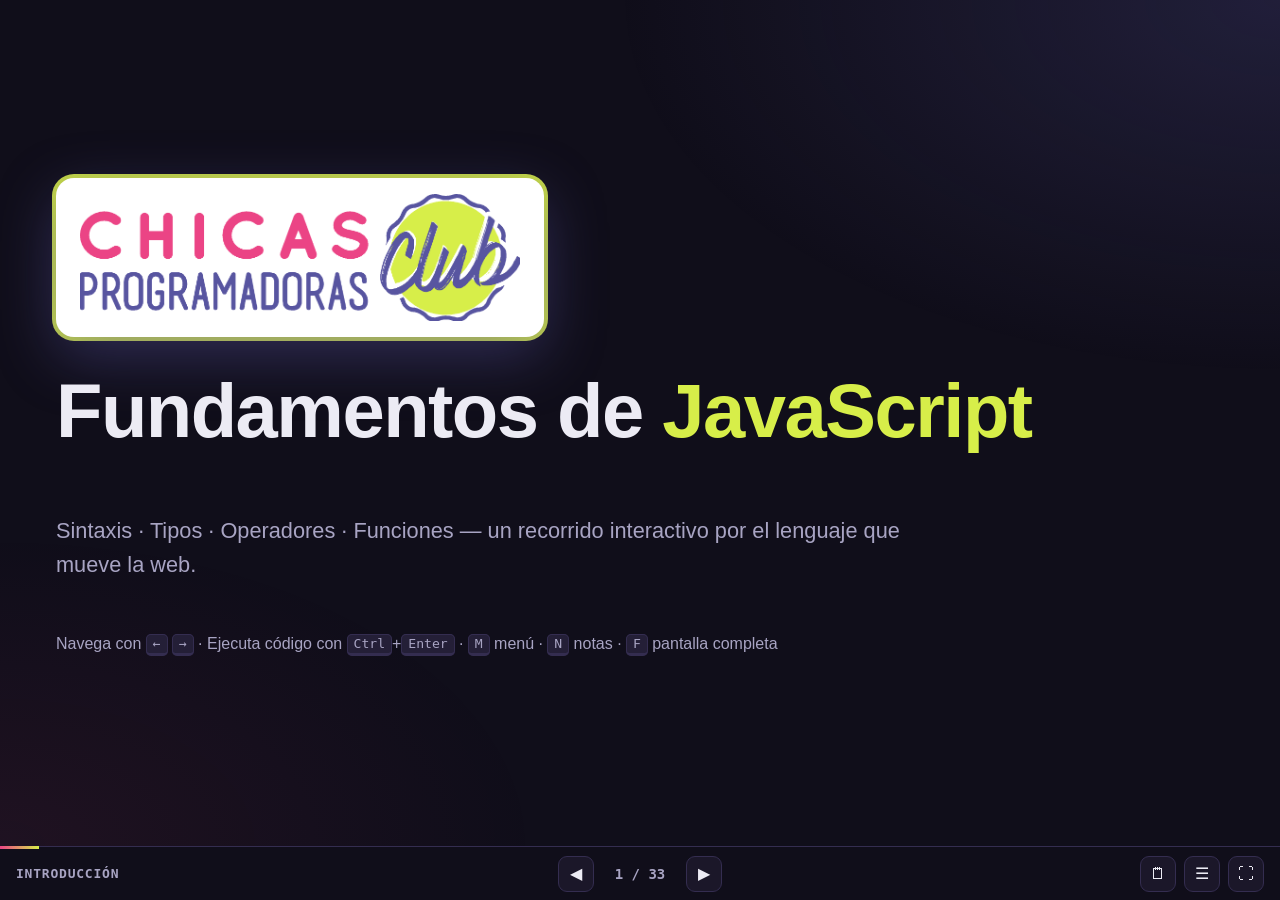
<file: index.html>
<!DOCTYPE html>
<html lang="es">
<head>
<meta charset="UTF-8">
<meta name="viewport" content="width=device-width, initial-scale=1.0">
<title>Fundamentos de JavaScript — Presentación interactiva</title>
<link rel="stylesheet" href="assets/styles.css">
</head>
<body>

<main class="deck" id="deck">

<!-- =====================================================================
     00 · INTRODUCCIÓN
     ===================================================================== -->
<section class="slide title-slide" data-section="Introducción" data-title="Bienvenida">
  <div class="logo-plate"><img src="assets/logo-chicas-programadoras.png" alt="Chicas Programadoras Club"></div>
  <h1>Fundamentos de <span class="hl">JavaScript</span></h1>
  <p class="lead">Sintaxis · Tipos · Operadores · Funciones — un recorrido interactivo por el lenguaje que mueve la web.</p>
  <p class="hint">Navega con <kbd>←</kbd> <kbd>→</kbd> · Ejecuta código con <kbd>Ctrl</kbd>+<kbd>Enter</kbd> · <kbd>M</kbd> menú · <kbd>N</kbd> notas · <kbd>F</kbd> pantalla completa</p>
  <aside class="notes">
    <ul>
      <li>Bienvenida. Es una sesión práctica: todos los bloques de código son editables y se pueden ejecutar.</li>
      <li>Invita a abrir las DevTools (F12) para seguir el ritmo, o simplemente a gritar sus predicciones.</li>
    </ul>
  </aside>
</section>

<section class="slide" data-section="Introducción" data-title="Agenda">
  <span class="kicker">Agenda · ~85 min + bloque opcional</span>
  <h2>Lo que veremos hoy</h2>
  <div class="agenda">
    <button data-goto="Introducción"><span class="n">00</span><span class="t">Introducción</span><span class="d">5 min</span><span class="s">Qué es JS, historia, dónde se ejecuta</span></button>
    <button data-goto="Sintaxis y variables"><span class="n">01</span><span class="t">Sintaxis y variables</span><span class="d">10 min</span><span class="s">Sentencias, comentarios, var / let / const, hoisting</span></button>
    <button data-goto="Tipos de datos"><span class="n">02</span><span class="t">Tipos de datos</span><span class="d">10 min</span><span class="s">Primitivos, objetos, typeof, valor vs. referencia</span></button>
    <button data-goto="Operadores"><span class="n">03</span><span class="t">Operadores</span><span class="d">15 min</span><span class="s">Aritméticos, == vs ===, coerción, lógicos, ?? y ?.</span></button>
    <button data-goto="Control de flujo"><span class="n">04</span><span class="t">Control de flujo</span><span class="d">8 min</span><span class="s">if / switch, for, while, for…of, for…in</span></button>
    <button data-goto="Funciones"><span class="n">05</span><span class="t">Funciones</span><span class="d">20 min</span><span class="s">Declaraciones, flechas, parámetros, closures, this</span></button>
    <button data-goto="Objetos y arrays"><span class="n">06</span><span class="t">Objetos y arrays</span><span class="d">10 min</span><span class="s">Desestructuración, spread, map / filter / reduce</span></button>
    <a href="errores-y-asincronia.html"><span class="n">07</span><span class="t">Errores y asincronía</span><span class="d">opcional</span><span class="s">try / catch, event loop, Promesas, async / await ↗</span></a>
    <button data-goto="Cierre"><span class="n">08</span><span class="t">Cierre</span><span class="d">5 min</span><span class="s">Hoja de referencia, quiz final, recursos, preguntas</span></button>
  </div>
  <aside class="notes">
    <ul>
      <li>Las tarjetas se pueden pulsar: úsalas para saltar de sección si el tiempo aprieta.</li>
      <li>Los bloques más pesados son Operadores y Funciones. Control de flujo se puede comprimir.</li>
    </ul>
  </aside>
</section>

<section class="slide divider" data-section="Introducción" data-title="Sección: Introducción">
  <div class="big-num">00</div>
  <h1>Introducción</h1>
  <div class="topics"><span class="chip">qué es JS</span><span class="chip">historia</span><span class="chip">ECMAScript</span><span class="chip">dónde se ejecuta</span><span class="chip">console.log</span></div>
</section>

<section class="slide" data-section="Introducción" data-title="¿Qué es JavaScript?">
  <span class="kicker">00 · Introducción</span>
  <h2>¿Qué es JavaScript?</h2>
  <div class="cols">
    <div>
      <ul class="points">
        <li>Creado en <b>1995</b> por Brendan Eich en Netscape, en unos <b>10 días</b>.</li>
        <li>Estandarizado como <b>ECMAScript</b>. ES2015 (“ES6”) modernizó el lenguaje; desde entonces sale una versión nueva <b>cada año</b>.</li>
        <li><b>Se ejecuta en todas partes:</b> navegadores, servidores (Node.js, Deno, Bun), móviles, escritorio (Electron), IoT.</li>
        <li><b>Tipado dinámico</b>: las variables no tienen tipo, los valores sí.</li>
        <li><b>Un solo hilo</b> con un event loop para el trabajo asíncrono.</li>
        <li><b>Multiparadigma:</b> imperativo, orientado a objetos (prototipos), funcional.</li>
      </ul>
      <div class="callout">Dato curioso: JavaScript no tiene nada que ver con Java. El nombre fue una decisión de marketing de 1995. ☕</div>
    </div>
    <div class="card">
      <h3>Una breve línea de tiempo</h3>
      <ul class="timeline">
        <li><b>1995</b> Mocha → LiveScript → JavaScript</li>
        <li><b>1997</b> Estándar ECMAScript 1</li>
        <li><b>2005</b> Era AJAX: Gmail, Google Maps</li>
        <li><b>2009</b> ES5 · Node.js lleva JS a los servidores</li>
        <li><b>2015</b> ES2015: <code>let</code>, <code>const</code>, flechas, clases, módulos, Promesas</li>
        <li><b>2017</b> <code>async</code> / <code>await</code></li>
        <li><b>2020</b> <code>??</code>, <code>?.</code>, BigInt</li>
        <li><b>Hoy</b> Versiones anuales (ES2016 … ES2025+)</li>
      </ul>
    </div>
  </div>
  <aside class="notes">
    <ul>
      <li>Recalca: ECMAScript = la especificación; JavaScript = la implementación que usamos.</li>
      <li>El “tipado dinámico” volverá en Tipos de datos y Operadores: ahí están la mayoría de las sorpresas.</li>
    </ul>
  </aside>
</section>

<section class="slide" data-section="Introducción" data-title="Tu primer programa">
  <span class="kicker">00 · Introducción</span>
  <h2>Hola, JavaScript 👋</h2>
  <div class="cols">
    <div>
      <p>Tres formas de ejecutar JavaScript:</p>
      <ul class="points">
        <li><b>Consola de las DevTools</b>: presiona <kbd>F12</kbd> → Console.</li>
        <li><b>En una página web</b>: <code>&lt;script src="app.js"&gt;&lt;/script&gt;</code></li>
        <li><b>En tu máquina</b>: <code>node app.js</code></li>
      </ul>
      <p><code>console.log()</code> es tu mejor amigo: imprime cualquier valor.</p>
      <div class="callout good">Todos los bloques de código de esta presentación son <b>editables</b>. Cámbialos y presiona <kbd>Ctrl</kbd>+<kbd>Enter</kbd>.</div>
    </div>
    <div>
<textarea class="code" data-name="hola.js">
// Presiona Ctrl+Enter (o ▶ Ejecutar) para correr el código
console.log("¡Hola, JavaScript! 👋");

const company = "Globant";
console.log(`Bienvenidos a ${company}`);

console.log(2 + 3 * 4);
console.log([1, 2, 3], { language: "JS", year: 1995 });
</textarea>
    </div>
  </div>
  <aside class="notes">
    <ul>
      <li>Ejecútalo en vivo. Luego cambia el nombre de la empresa o la operación y vuelve a ejecutar.</li>
      <li>Señala el string con comillas invertidas: volveremos a los template literals.</li>
    </ul>
  </aside>
</section>

<!-- =====================================================================
     01 · SINTAXIS Y VARIABLES
     ===================================================================== -->
<section class="slide divider" data-section="Sintaxis y variables" data-title="Sección: Sintaxis y variables">
  <div class="big-num">01</div>
  <h1>Sintaxis y variables</h1>
  <div class="topics"><span class="chip">sentencias</span><span class="chip">comentarios</span><span class="chip">identificadores</span><span class="chip">var</span><span class="chip">let</span><span class="chip">const</span><span class="chip">hoisting</span></div>
</section>

<section class="slide" data-section="Sintaxis y variables" data-title="Sintaxis básica">
  <span class="kicker">01 · Sintaxis</span>
  <h2>Los bloques de construcción</h2>
  <div class="cols">
    <div>
      <ul class="points">
        <li>Las <b>sentencias</b> realizan acciones y terminan en <code>;</code> (opcional gracias a ASI, pero recomendado).</li>
        <li>Las <b>expresiones</b> producen un valor: <code>2 + 2</code>, <code>"a" + "b"</code>, <code>isValid</code>.</li>
        <li>Los <b>bloques</b> agrupan sentencias con <code>{ }</code>.</li>
        <li><b>Comentarios:</b> <code>// de línea</code> y <code>/* de bloque */</code>.</li>
        <li><b>Distingue mayúsculas:</b> <code>myName</code> ≠ <code>myname</code>.</li>
        <li><b>Identificadores:</b> letras, dígitos, <code>$</code> y <code>_</code>; no pueden empezar por un dígito. Usa <b>camelCase</b>.</li>
      </ul>
    </div>
    <div>
<textarea class="code" data-name="sintaxis.js">
// Comentario de una línea
/* Comentario de
   varias líneas */

let myName = "Ada";     // camelCase es la convención
let myname = "Grace";   // ¡otra variable distinta! (distingue mayúsculas)
console.log(myName, myname);

// Expresión → produce un valor
console.log(10 * 2 + 1);

// Sentencia → realiza una acción
if (myName.length > 2) {
  console.log("Este bloque se ejecutó");
}

let $price = 9.99, _isPrivate = true;  // $ y _ son válidos
console.log($price, _isPrivate);
</textarea>
    </div>
  </div>
  <aside class="notes">
    <ul>
      <li>ASI = Automatic Semicolon Insertion (inserción automática de punto y coma). Mejor que el equipo use un linter/formateador (ESLint + Prettier) en lugar de debatir sobre el punto y coma.</li>
      <li>Prueba: renombra <code>myName</code> en un solo lugar y ejecuta para ver un ReferenceError.</li>
    </ul>
  </aside>
</section>

<section class="slide" data-section="Sintaxis y variables" data-title="var, let y const" data-slug="var-let-const">
  <span class="kicker">01 · Variables</span>
  <h2><code>var</code>, <code>let</code> y <code>const</code></h2>
  <div class="cols">
    <div>
      <table class="grid">
        <thead><tr><th></th><th>Alcance</th><th>Reasignar</th><th>Redeclarar</th></tr></thead>
        <tbody>
          <tr><td><code>var</code></td><td>función</td><td class="ok">✔</td><td class="ok">✔</td></tr>
          <tr><td><code>let</code></td><td>bloque</td><td class="ok">✔</td><td class="bad">✘</td></tr>
          <tr><td><code>const</code></td><td>bloque</td><td class="bad">✘</td><td class="bad">✘</td></tr>
        </tbody>
      </table>
      <div class="callout good"><b>Regla práctica:</b> usa <code>const</code> por defecto, <code>let</code> cuando necesites reasignar y evita <code>var</code>.</div>
      <div class="callout warn"><b>¿Por qué evitar <code>var</code>?</b> Permite <b>redeclarar</b> la misma variable sin ningún aviso: si dos partes del código usan el mismo nombre, la segunda <b>pisa en silencio</b> a la primera. Con <code>let</code> y <code>const</code>, el error se detecta al instante (<code>SyntaxError</code>).</div>
      <div class="callout warn"><code>const</code> hace constante la <b>referencia</b>, no el valor. Los objetos y arrays todavía se pueden modificar.</div>
      <p class="small muted">Pruébalo: descomenta la línea <code>pi = 3</code> o la redeclaración con <code>let</code> y ejecuta de nuevo.</p>
      <a class="exercise-link" href="ejercicios/sintaxis-y-variables.html#quiz-hoisting"><span class="i">🏋️</span><span class="t"><b>Ejercicio</b>Quiz: hoisting</span><span class="go">→</span></a>
    </div>
    <div>
<textarea class="code" data-name="variables.js">
const pi = 3.14159;
let counter = 0;
counter = counter + 1;      // ✅ let se puede reasignar
console.log("counter:", counter);

// pi = 3;                  // ❌ TypeError

// const ≠ inmutable
const user = { name: "Ana" };
user.name = "Luis";         // ✅ modificar el objeto está permitido
console.log(user);

// Alcance de bloque
if (true) {
  var a = "var se escapa de los bloques";
  let b = "let se queda adentro";
}
console.log(a);
console.log(typeof b);      // aquí afuera b no existe

// Redeclaración: var la permite en silencio
var total = 100;
// ... muchas líneas después ...
var total = 0;              // 😱 sin error: se perdió el 100
console.log("total:", total);

// let score = 1;
// let score = 2;           // ❌ SyntaxError: ya fue declarada
</textarea>
    </div>
  </div>
  <aside class="notes">
    <ul>
      <li>Descomenta <code>pi = 3</code> en vivo para mostrar el TypeError en la consola.</li>
      <li>El alcance de bloque es la razón principal para preferir <code>let</code>/<code>const</code>: menos fugas accidentales.</li>
      <li>Redeclaración: ejecuta y muestra que <code>total</code> vale 0 sin ningún aviso. Luego descomenta las dos líneas de <code>score</code>: el <code>SyntaxError</code> impide que se ejecute todo el script, porque el motor lo detecta antes de correr el código.</li>
    </ul>
  </aside>
</section>

<!-- =====================================================================
     02 · TIPOS DE DATOS
     ===================================================================== -->
<section class="slide divider" data-section="Tipos de datos" data-title="Sección: Tipos de datos">
  <div class="big-num">02</div>
  <h1>Tipos de datos</h1>
  <div class="topics"><span class="chip">primitivos</span><span class="chip">objetos</span><span class="chip">typeof</span><span class="chip">números</span><span class="chip">strings</span><span class="chip">valor vs. referencia</span></div>
</section>

<section class="slide" data-section="Tipos de datos" data-title="Tipos y typeof">
  <span class="kicker">02 · Tipos de datos</span>
  <h2>7 primitivos + objetos</h2>
  <div class="cols">
    <div>
      <div class="types">
        <div class="type-card"><b>string</b><span>"hola", 'hola', `hola`</span></div>
        <div class="type-card"><b>number</b><span>42, 3.14, NaN</span></div>
        <div class="type-card"><b>bigint</b><span>9007199254740993n</span></div>
        <div class="type-card"><b>boolean</b><span>true, false</span></div>
        <div class="type-card"><b>undefined</b><span>sin asignar</span></div>
        <div class="type-card"><b>null</b><span>vacío a propósito</span></div>
        <div class="type-card"><b>symbol</b><span>Symbol("id")</span></div>
        <div class="type-card obj"><b>object</b><span>{ }, [ ], funciones, Date, Map, Set, …</span></div>
      </div>
      <div class="callout">Las variables no tienen tipo; los <b>valores</b> sí. <code>let v = 1; v = "ahora un string";</code> es perfectamente válido.</div>
    </div>
    <div>
<textarea class="code" data-name="typeof.js">
console.log(typeof "hola");        // string
console.log(typeof 42);            // number
console.log(typeof 42n);           // bigint
console.log(typeof true);          // boolean
console.log(typeof undefined);     // undefined
console.log(typeof Symbol("id"));  // symbol
console.log(typeof null);          // 😱 "object": un bug de 1995
console.log(typeof { a: 1 });      // object
console.log(typeof [1, 2]);        // ¡object!
console.log(typeof function () {}); // function

console.log(Array.isArray([1, 2])); // ✅ así se comprueba un array
</textarea>
    </div>
  </div>
  <aside class="notes">
    <ul>
      <li><code>typeof null === "object"</code> es un bug que nunca se podrá corregir sin romper la web.</li>
      <li>Las funciones también son objetos; <code>typeof</code> simplemente las reporta de forma especial.</li>
    </ul>
  </aside>
</section>

<section class="slide" data-section="Tipos de datos" data-title="Números">
  <span class="kicker">02 · Tipos de datos</span>
  <h2>Números (y sus rarezas)</h2>
  <div class="cols">
    <div>
      <ul class="points">
        <li>Un solo tipo <code>number</code> para enteros y decimales (punto flotante de 64 bits).</li>
        <li><code>0.1 + 0.2 !== 0.3</code>: no es un bug de JS, así funciona el punto flotante binario.</li>
        <li><code>NaN</code> (“Not a Number”) es un número… y no es igual a sí mismo. Usa <code>Number.isNaN()</code>.</li>
        <li>Dividir entre cero da <code>Infinity</code>, no un error.</li>
        <li>Los enteros mayores que <code>2<sup>53</sup> − 1</code> pierden precisión → usa <code>BigInt</code>.</li>
      </ul>
    </div>
    <div>
<textarea class="code" data-name="numeros.js">
console.log(0.1 + 0.2);              // ¡punto flotante!
console.log((0.1 + 0.2).toFixed(2));
console.log(7 / 2, Math.floor(7 / 2), 7 % 2);
console.log(1 / 0, -1 / 0);

console.log("abc" * 2);              // NaN
console.log(NaN === NaN);            // ¡false!
console.log(Number.isNaN("abc" * 2));

console.log(Number("42"), parseInt("42px"), parseFloat("3.5em"));
console.log(Number("42px"));         // NaN: Number() es estricto

console.log(Number.MAX_SAFE_INTEGER);
console.log(9007199254740992 + 1);   // se pierde precisión
console.log(9007199254740992n + 1n); // BigInt ✅
</textarea>
    </div>
  </div>
  <aside class="notes">
    <ul>
      <li>Para dinero, trabaja en centavos (enteros) o usa una librería de decimales.</li>
      <li><code>parseInt</code> lee hasta donde puede; <code>Number</code> exige que todo el string sea numérico.</li>
    </ul>
  </aside>
</section>

<section class="slide" data-section="Tipos de datos" data-title="Strings">
  <span class="kicker">02 · Tipos de datos</span>
  <h2>Strings y template literals</h2>
  <div class="cols">
    <div>
      <ul class="points">
        <li>Tres tipos de comillas: <code>'simples'</code>, <code>"dobles"</code>, <code>`invertidas`</code>.</li>
        <li>Los <b>template literals</b> permiten interpolar <code>${expr}</code> y texto de varias líneas.</li>
        <li>Los strings son <b>inmutables</b>: sus métodos devuelven strings nuevos.</li>
        <li>Métodos útiles: <code>length</code>, <code>toUpperCase</code>, <code>includes</code>, <code>slice</code>, <code>split</code>, <code>trim</code>, <code>replace</code>, <code>padStart</code>, <code>at</code>.</li>
      </ul>
    </div>
    <div>
<textarea class="code" data-name="strings.js">
const first = "Ada";
const last = 'Lovelace';
const full = `${first} ${last}`;     // template literal
console.log(full);
console.log(full.length);
console.log(full.toUpperCase());
console.log(full.includes("Love"));
console.log(full.slice(0, 3), full.at(-1));
console.log(full.split(" "));
console.log("  límpiame  ".trim() + "!");
console.log("7".padStart(3, "0"));

const multiline = `Línea 1
Línea 2 → total: ${2 + 3}`;
console.log(multiline);

let s = "gato";
s[0] = "p";        // se ignora en silencio
console.log(s);    // sigue siendo "gato": los strings son inmutables
</textarea>
    </div>
  </div>
  <aside class="notes">
    <ul>
      <li>Los template literals aceptan cualquier expresión dentro de <code>${}</code>, incluidas llamadas a funciones y ternarios.</li>
    </ul>
  </aside>
</section>

<section class="slide" data-section="Tipos de datos" data-title="Valor vs. referencia">
  <span class="kicker">02 · Tipos de datos</span>
  <h2>Valor vs. referencia</h2>
  <div class="cols">
    <div>
      <ul class="points">
        <li>Los <b>primitivos</b> se copian <b>por valor</b>: cada variable tiene su propia copia.</li>
        <li>Los <b>objetos</b> (incluidos arrays y funciones) se copian <b>por referencia</b>: las variables apuntan al <i>mismo</i> objeto.</li>
        <li><code>===</code> entre objetos compara <b>identidad</b>, no contenido.</li>
        <li>Usa spread <code>{ ...obj }</code> / <code>[...arr]</code> para copias superficiales y <code>structuredClone()</code> para copias profundas.</li>
      </ul>
      <div class="callout warn">La mayoría de los bugs del tipo “¡mis datos cambiaron solos!” vienen de referencias compartidas.</div>
    </div>
    <div>
<textarea class="code" data-name="referencias.js">
// Primitivos → se copian por valor
let a = 10;
let b = a;
b = 20;
console.log(a, b);        // 10 20

// Objetos → se copian por referencia
const o1 = { score: 10 };
const o2 = o1;
o2.score = 99;
console.log(o1.score);    // 99: ¡es el mismo objeto!

// Mejor haz una copia (superficial)
const o3 = { ...o1 };
o3.score = 0;
console.log(o1.score, o3.score);

console.log({} === {});   // false: dos objetos distintos
console.log(o1 === o2);   // true: la misma referencia
</textarea>
    </div>
  </div>
  <aside class="notes">
    <ul>
      <li>Analogía: un primitivo es una fotocopia de un documento; una variable con un objeto es un enlace compartido a un Google Doc.</li>
    </ul>
  </aside>
</section>

<!-- =====================================================================
     03 · OPERADORES
     ===================================================================== -->
<section class="slide divider" data-section="Operadores" data-title="Sección: Operadores">
  <div class="big-num">03</div>
  <h1>Operadores</h1>
  <div class="topics"><span class="chip">+ - * / % **</span><span class="chip">= += ++</span><span class="chip">== vs ===</span><span class="chip">coerción</span><span class="chip">&amp;&amp; || !</span><span class="chip">?? ?. ?:</span><span class="chip">...spread</span></div>
</section>

<section class="slide" data-section="Operadores" data-title="Aritméticos y de asignación">
  <span class="kicker">03 · Operadores</span>
  <h2>Aritméticos y de asignación</h2>
  <div class="cols">
    <div>
      <table class="grid">
        <thead><tr><th>Operador</th><th>Significado</th><th>Ejemplo</th></tr></thead>
        <tbody>
          <tr><td><code>+ - * /</code></td><td>matemática básica</td><td><code>7 / 2 → 3.5</code></td></tr>
          <tr><td><code>%</code></td><td>residuo</td><td><code>7 % 2 → 1</code></td></tr>
          <tr><td><code>**</code></td><td>potencia</td><td><code>2 ** 3 → 8</code></td></tr>
          <tr><td><code>++ --</code></td><td>incremento / decremento</td><td><code>i++</code></td></tr>
          <tr><td><code>+= -= *= /=</code></td><td>asignación compuesta</td><td><code>x += 5</code></td></tr>
        </tbody>
      </table>
      <div class="callout warn"><code>+</code> tiene doble función: si alguno de los lados es un string, <b>concatena</b>. Los demás operadores aritméticos siempre convierten a número.</div>
    </div>
    <div>
<textarea class="code" data-name="aritmetica.js">
let x = 10;
console.log(x + 3, x - 3, x * 3, x / 3);
console.log(x % 3);     // residuo
console.log(2 ** 10);   // potencia

x += 5;    // x = x + 5
x *= 2;    // x = x * 2
console.log(x);

let i = 1;
console.log(i++);   // devuelve 1 y LUEGO incrementa
console.log(i);     // 2
console.log(++i);   // incrementa PRIMERO → 3

console.log("3" + 4);   // "34": ¡concatenación!
console.log("3" - 1);   // 2: numérico
console.log(+"3" + 4);  // 7: el + unario convierte a número
</textarea>
    </div>
  </div>
  <aside class="notes">
    <ul>
      <li>Pregunta: ¿cuánto vale x al final? (30). Luego ejecuta.</li>
      <li>Prefijo vs. sufijo solo importa cuando usas el valor de la expresión.</li>
    </ul>
  </aside>
</section>

<section class="slide" data-section="Operadores" data-title="== vs ===" data-slug="comparacion">
  <span class="kicker">03 · Operadores</span>
  <h2>Comparación: <code>==</code> vs <code>===</code></h2>
  <div class="cols">
    <div>
      <ul class="points">
        <li><code>===</code> igualdad <b>estricta</b>: mismo tipo <i>y</i> mismo valor. Sin conversiones.</li>
        <li><code>==</code> igualdad <b>débil</b>: primero convierte los tipos, con reglas sorprendentes.</li>
        <li><code>!==</code> / <code>!=</code> son sus versiones negadas.</li>
        <li><code>&lt; &gt; &lt;= &gt;=</code> comparan números, o strings alfabéticamente (¡<code>"10" &lt; "9"</code> es <code>true</code>!).</li>
        <li><code>Object.is(a, b)</code> es como <code>===</code>, pero considera <code>NaN</code> igual a sí mismo.</li>
      </ul>
      <div class="callout good"><b>Usa siempre <code>===</code> y <code>!==</code>.</b> La única excepción común: <code>x == null</code> comprueba a la vez <code>null</code> y <code>undefined</code>.</div>
      <a class="exercise-link" href="ejercicios/operadores.html#coercion"><span class="i">🎯</span><span class="t"><b>Ejercicio</b>Coerción de tipos: ¡adivina!</span><span class="go">→</span></a>
    </div>
    <div class="widget" data-widget="equality">
      <h3>Explorador de igualdad</h3>
      <div class="row"><select class="eq-a" aria-label="Valor izquierdo"></select><span class="muted">vs</span><select class="eq-b" aria-label="Valor derecho"></select></div>
      <div class="eq-results"></div>
      <div class="row" style="margin-top:12px"><span class="muted small">Matriz:</span><button class="btn on" data-mode="==">==</button><button class="btn" data-mode="===">===</button><span class="muted small">— celda coloreada = <code>true</code>. Pulsa una celda para inspeccionarla.</span></div>
      <div class="matrix-wrap scroll"><table class="matrix"></table></div>
    </div>
  </div>
  <aside class="notes">
    <ul>
      <li>Alterna la matriz entre == y ===. La matriz de === es solo la diagonal (menos NaN y los objetos): predecible.</li>
      <li>Pulsa <code>null</code> vs <code>0</code>, <code>""</code> vs <code>0</code>, <code>[]</code> vs <code>false</code> para mostrar los casos raros.</li>
    </ul>
  </aside>
</section>

<section class="slide" data-section="Operadores" data-title="Operadores lógicos">
  <span class="kicker">03 · Operadores</span>
  <h2>Operadores lógicos y cortocircuito</h2>
  <div class="cols">
    <div>
      <table class="grid">
        <thead><tr><th>Op</th><th>Devuelve</th></tr></thead>
        <tbody>
          <tr><td><code>a &amp;&amp; b</code></td><td>el primer valor <b>falsy</b>, o el último</td></tr>
          <tr><td><code>a || b</code></td><td>el primer valor <b>truthy</b>, o el último</td></tr>
          <tr><td><code>!a</code></td><td>el booleano opuesto</td></tr>
          <tr><td><code>!!a</code></td><td>convierte a booleano</td></tr>
        </tbody>
      </table>
      <div class="callout">Los operadores lógicos devuelven uno de los <b>valores originales</b>, no necesariamente <code>true</code>/<code>false</code>. Y hacen <b>cortocircuito</b>: el lado derecho solo se evalúa si hace falta.</div>
    </div>
    <div>
<textarea class="code" data-name="logicos.js">
console.log(true && "hola");       // "hola"
console.log(0 && "hola");          // 0
console.log("" || "por defecto");  // "por defecto"
console.log("Ana" || "por defecto"); // "Ana"
console.log(!"texto", !!"texto", !!0);

// Cortocircuito: el lado derecho solo se ejecuta si hace falta
const user = null;
user && console.log("nunca se ejecuta");

const isLoggedIn = true;
isLoggedIn && console.log("¡Bienvenido de nuevo!");

// Valor por defecto clásico (pero mira ?? en las siguientes diapositivas)
function greet(name) {
  name = name || "desconocido";
  return "Hola " + name;
}
console.log(greet(), greet("Luis"));
</textarea>
    </div>
  </div>
  <aside class="notes">
    <ul>
      <li>El patrón <code>cond &amp;&amp; hacerAlgo()</code> es muy común en React (renderizado condicional).</li>
    </ul>
  </aside>
</section>

<section class="slide" data-section="Operadores" data-title="¿Truthy o falsy?">
  <span class="kicker">03 · Operadores</span>
  <h2>¿Truthy o falsy?</h2>
  <div class="cols even">
    <div>
      <p>En un contexto booleano (<code>if</code>, <code>&amp;&amp;</code>, <code>||</code>, <code>!</code>) todo valor se convierte en <code>true</code> o <code>false</code>. Hay exactamente <b>8 valores falsy</b>:</p>
      <div class="falsy-list"><code>false</code><code>0</code><code>-0</code><code>0n</code><code>""</code><code>null</code><code>undefined</code><code>NaN</code></div>
      <p style="margin-top:18px">Todo lo demás es <b>truthy</b>, incluidos <code>"0"</code>, <code>"false"</code>, <code>" "</code>, <code>[]</code> y <code>{}</code>.</p>
      <div class="callout warn">Cuidado con <code>if (items.length)</code> vs <code>if (items)</code>: ¡un array vacío es truthy!</div>
    </div>
    <div class="widget" data-widget="truthy">
      <h3>Probador de truthiness</h3>
      <div class="row"><input class="expr truthy-input" value="[]" spellcheck="false" aria-label="Expresión a probar"><button class="btn primary truthy-run">Probar</button></div>
      <div class="truth-badge truthy">TRUTHY</div>
      <div class="truthy-detail muted small" style="font-family:var(--code-font)"></div>
      <p class="small muted" style="margin:14px 0 8px">Prueba estos:</p>
      <div class="row truthy-presets"></div>
    </div>
  </div>
  <aside class="notes">
    <ul>
      <li>Deja que el público elija valores: "0", " ", [], {}, NaN… El array vacío y "0" suelen sorprender.</li>
    </ul>
  </aside>
</section>

<section class="slide" data-section="Operadores" data-title="Operadores modernos">
  <span class="kicker">03 · Operadores</span>
  <h2>Operadores modernos: <code>?:</code> <code>??</code> <code>?.</code> <code>...</code></h2>
  <div class="cols">
    <div>
      <ul class="points">
        <li><b>Ternario</b> <code>cond ? a : b</code>: la versión en <i>expresión</i> de if/else.</li>
        <li><b>Fusión de nulos</b> <code>a ?? b</code>: usa el valor alternativo <b>solo</b> con <code>null</code>/<code>undefined</code> (conserva <code>0</code>, <code>""</code>, <code>false</code>).</li>
        <li><b>Encadenamiento opcional</b> <code>a?.b</code>, <code>a?.[k]</code>, <code>fn?.()</code>: se detiene y devuelve <code>undefined</code> en lugar de fallar.</li>
        <li><b>Asignación lógica</b> <code>??=</code>, <code>||=</code>, <code>&amp;&amp;=</code>.</li>
        <li><b>Spread</b> <code>...arr</code> expande un iterable u objeto en su lugar.</li>
      </ul>
    </div>
    <div>
<textarea class="code" data-name="modernos.js">
const age = 20;
const status = age >= 18 ? "adulto" : "menor";  // ternario
console.log(status);

// ?? solo usa el alternativo con null / undefined (a diferencia de ||)
const count = 0;
console.log(count || 10);   // 10  😬 perdimos el 0
console.log(count ?? 10);   // 0   ✅

// ?. encadenamiento opcional
const user = { profile: { city: "Medellín" } };
console.log(user.profile?.city);
console.log(user.settings?.theme);   // undefined, sin fallar
console.log(user.getName?.());       // llamada segura a un método

// Asignación lógica
const config = {};
config.theme ??= "oscuro";
console.log(config);

// Spread
const nums = [5, 1, 8];
console.log(Math.max(...nums), [...nums, 4]);
</textarea>
    </div>
  </div>
  <aside class="notes">
    <ul>
      <li>Quita el <code>?.</code> de <code>user.settings?.theme</code> → TypeError: Cannot read properties of undefined.</li>
      <li><code>??</code> es el operador correcto para valores por defecto de números, booleanos y strings que pueden ser legítimamente 0/false/"".</li>
    </ul>
  </aside>
</section>

<section class="slide" data-section="Operadores" data-title="Laboratorio de operadores">
  <span class="kicker">03 · Operadores</span>
  <h2>Laboratorio de operadores 🧪</h2>
  <div class="cols">
    <div class="card">
      <h3>Precedencia (de mayor a menor)</h3>
      <ol class="prec">
        <li><code>( … )</code><span>agrupación</span></li>
        <li><code>a.b</code> <code>a?.b</code> <code>f()</code><span>acceso / llamada</span></li>
        <li><code>!</code> <code>typeof</code> <code>+a</code> <code>++</code><span>unarios</span></li>
        <li><code>**</code><span>potencia</span></li>
        <li><code>*</code> <code>/</code> <code>%</code><span>multiplicativos</span></li>
        <li><code>+</code> <code>-</code><span>aditivos</span></li>
        <li><code>&lt;</code> <code>&gt;</code> <code>&lt;=</code> <code>instanceof</code><span>relacionales</span></li>
        <li><code>==</code> <code>===</code> <code>!==</code><span>igualdad</span></li>
        <li><code>&amp;&amp;</code><span>AND lógico</span></li>
        <li><code>||</code> <code>??</code><span>OR lógico / nulos</span></li>
        <li><code>? :</code><span>ternario</span></li>
        <li><code>=</code> <code>+=</code> <code>??=</code><span>asignación</span></li>
      </ol>
      <p class="small muted" style="margin-bottom:0">Si tienes dudas, añade paréntesis: tu equipo te lo agradecerá.</p>
    </div>
    <div class="widget" data-widget="lab">
      <h3>Combina dos valores cualesquiera</h3>
      <div class="lab-row">
        <input class="expr lab-a" value='"5"' spellcheck="false" aria-label="Operando izquierdo">
        <select class="lab-op" aria-label="Operador">
          <option>+</option><option>-</option><option>*</option><option>/</option><option>%</option><option>**</option>
          <option>==</option><option>===</option><option>!=</option><option>!==</option><option>&lt;</option><option>&gt;</option><option>&lt;=</option><option>&gt;=</option>
          <option>&amp;&amp;</option><option>||</option><option>??</option>
        </select>
        <input class="expr lab-b" value="3" spellcheck="false" aria-label="Operando derecho">
      </div>
      <div class="lab-out">
        <div class="expr-line"></div>
        <div class="val"></div>
        <div class="type"></div>
      </div>
      <div class="presets row"></div>
      <p class="small muted" style="margin-bottom:0">Cualquier expresión de JavaScript sirve como operando, p. ej. <code>[1, 2]</code>, <code>{}</code>, <code>2 + 3 * 4</code>, <code>"abc".length</code>.</p>
    </div>
  </div>
  <aside class="notes">
    <ul>
      <li>Usa los ejemplos predefinidos y luego acepta propuestas del público.</li>
      <li>Demo de precedencia: <code>2 + 3 * 4 ** 2</code> = 50.</li>
    </ul>
  </aside>
</section>

<!-- =====================================================================
     04 · CONTROL DE FLUJO
     ===================================================================== -->
<section class="slide divider" data-section="Control de flujo" data-title="Sección: Control de flujo">
  <div class="big-num">04</div>
  <h1>Control de flujo</h1>
  <div class="topics"><span class="chip">if / else</span><span class="chip">switch</span><span class="chip">for</span><span class="chip">while</span><span class="chip">for…of</span><span class="chip">for…in</span><span class="chip">break / continue</span></div>
</section>

<section class="slide" data-section="Control de flujo" data-title="Condicionales">
  <span class="kicker">04 · Control de flujo</span>
  <h2>Condicionales: <code>if</code> y <code>switch</code></h2>
  <div class="cols">
    <div>
      <ul class="points">
        <li><code>if / else if / else</code> evalúa las condiciones de arriba abajo; gana la primera truthy.</li>
        <li><code>switch</code> compara con <b><code>===</code></b> contra cada <code>case</code>.</li>
        <li>Sin <code>break</code>, la ejecución <b>continúa</b> al siguiente caso (fall-through): útil para agrupar, peligroso por accidente.</li>
        <li>Para elegir un valor simple, un ternario o un objeto de búsqueda suelen ser más limpios.</li>
      </ul>
      <p class="small muted">Pruébalo: cambia <code>hour</code> y <code>day</code>, o quita un <code>break</code>.</p>
    </div>
    <div>
<textarea class="code" data-name="condicionales.js">
const hour = 14;

if (hour < 12) {
  console.log("Buenos días ☀️");
} else if (hour < 18) {
  console.log("Buenas tardes 🌤️");
} else {
  console.log("Buenas noches 🌙");
}

const day = "sab";
switch (day) {
  case "sab":
  case "dom":
    console.log("¡Fin de semana! 🎉");
    break;               // sin break → continúa al siguiente caso
  case "lun":
    console.log("De vuelta al trabajo 💻");
    break;
  default:
    console.log("Día laboral normal");
}

// Alternativa con un objeto de búsqueda
const emoji = { sab: "🎉", dom: "😴", lun: "☕" }[day] ?? "📅";
console.log(emoji);
</textarea>
    </div>
  </div>
  <aside class="notes">
    <ul>
      <li>Quita el primer <code>break</code> para mostrar el fall-through imprimiendo dos líneas.</li>
    </ul>
  </aside>
</section>

<section class="slide" data-section="Control de flujo" data-title="Bucles">
  <span class="kicker">04 · Control de flujo</span>
  <h2>Bucles</h2>
  <div class="cols">
    <div>
      <table class="grid">
        <thead><tr><th>Bucle</th><th>Úsalo para</th></tr></thead>
        <tbody>
          <tr><td><code>for (init; cond; paso)</code></td><td>contar</td></tr>
          <tr><td><code>while (cond)</code></td><td>número de iteraciones desconocido</td></tr>
          <tr><td><code>do { } while (cond)</code></td><td>ejecutar al menos una vez</td></tr>
          <tr><td><code>for (const v of iterable)</code></td><td><b>valores</b> de arrays, strings, Maps…</td></tr>
          <tr><td><code>for (const k in objeto)</code></td><td><b>claves</b> de un objeto</td></tr>
        </tbody>
      </table>
      <div class="callout warn">Usa <code>for…of</code> para arrays, no <code>for…in</code> (que da los índices como strings).</div>
      <p class="small muted">Prueba <code>while (true) {}</code>: el entorno aislado lo detiene a los 4 segundos.</p>
    </div>
    <div>
<textarea class="code" data-name="bucles.js">
for (let i = 1; i <= 3; i++) {
  console.log("for:", i);
}

let n = 3;
while (n > 0) {
  console.log("while:", n);
  n--;
}

const fruits = ["🍎", "🍌", "🍇"];
for (const fruit of fruits) {         // valores
  console.log("of:", fruit);
}

const person = { name: "Ana", role: "dev" };
for (const key in person) {           // claves
  console.log("in:", key, "=", person[key]);
}

for (let i = 0; i < 10; i++) {
  if (i === 2) continue;   // salta esta iteración
  if (i === 5) break;      // sale del bucle
  console.log("i =", i);
}
</textarea>
    </div>
  </div>
  <aside class="notes">
    <ul>
      <li>Demuestra la protección contra bucles infinitos: buen momento para explicar que JS tiene un solo hilo y un bucle así congelaría una pestaña real del navegador.</li>
      <li>Anticipa: los métodos de array (<code>map</code>, <code>filter</code>) reemplazan la mayoría de los bucles en el código moderno.</li>
    </ul>
  </aside>
</section>

<!-- =====================================================================
     05 · FUNCIONES
     ===================================================================== -->
<section class="slide divider" data-section="Funciones" data-title="Sección: Funciones">
  <div class="big-num">05</div>
  <h1>Funciones</h1>
  <div class="topics"><span class="chip">declaraciones</span><span class="chip">expresiones</span><span class="chip">flechas</span><span class="chip">parámetros</span><span class="chip">alcance</span><span class="chip">closures</span><span class="chip">orden superior</span><span class="chip">this</span></div>
</section>

<section class="slide three-way" data-section="Funciones" data-title="Tres formas de definir una función">
  <span class="kicker">05 · Funciones</span>
  <h2>Tres formas de definir una función</h2>
  <div class="cols three">
    <div class="card">
      <h3>Declaración</h3>
<textarea class="snippet">
function add(a, b) {
  return a + b;
}
</textarea>
      <ul class="points"><li>Elevada: se puede llamar antes de su línea</li><li>Tiene su propio <code>this</code></li></ul>
    </div>
    <div class="card">
      <h3>Expresión</h3>
<textarea class="snippet">
const add = function (a, b) {
  return a + b;
};
</textarea>
      <ul class="points"><li>No elevada (TDZ)</li><li>Un valor asignado a una variable</li></ul>
    </div>
    <div class="card">
      <h3>Flecha <span class="muted small">ES2015</span></h3>
<textarea class="snippet">
const add = (a, b) => a + b;
</textarea>
      <ul class="points"><li>Concisa, retorno implícito</li><li>Sin <code>this</code> / <code>arguments</code> propios</li></ul>
    </div>
  </div>
<textarea class="code" data-name="funciones.js" style="--h:32vh">
function add(a, b) { return a + b; }               // declaración
const subtract = function (a, b) { return a - b; }; // expresión
const multiply = (a, b) => a * b;                   // flecha, retorno implícito
const square = x => x * x;                          // un parámetro: sin paréntesis
const greet = () => "¡Hola!";                       // sin parámetros
const makeUser = name => ({ name, createdAt: 2026 }); // ¿devolver un objeto? envuélvelo en ( )

console.log(add(2, 3), subtract(10, 4), multiply(3, 4));
console.log(square(9), greet(), makeUser("Ana"));
console.log(typeof add, add.name, add.length);      // las funciones son objetos con propiedades
</textarea>
  <aside class="notes">
    <ul>
      <li>Las tres producen el mismo tipo de valor: un objeto función.</li>
      <li>Error típico: <code>() => { name }</code> es un bloque, no un objeto. Envuelve los objetos literales en paréntesis.</li>
    </ul>
  </aside>
</section>

<section class="slide" data-section="Funciones" data-title="Parámetros y retorno">
  <span class="kicker">05 · Funciones</span>
  <h2>Parámetros y valores de retorno</h2>
  <div class="cols">
    <div>
      <ul class="points">
        <li><b>Parámetros por defecto:</b> <code>function f(x = 1)</code></li>
        <li><b>Parámetros rest:</b> <code>function f(...args)</code> agrupa los argumentos extra en un array.</li>
        <li><b>Parámetros desestructurados:</b> <code>function f({ name, age })</code>, ideales para objetos de “opciones”.</li>
        <li>Los argumentos que faltan son <code>undefined</code>; los que sobran se ignoran, <b>sin error</b>.</li>
        <li>Una función sin <code>return</code> devuelve <code>undefined</code>.</li>
      </ul>
    </div>
    <div>
<textarea class="code" data-name="parametros.js">
// Parámetros por defecto
function greet(name = "desconocido", greeting = "Hola") {
  return `${greeting}, ${name}!`;
}
console.log(greet());
console.log(greet("Ana"));
console.log(greet("Luis", "Buenas"));

// Parámetros rest
function sum(...numbers) {
  let total = 0;
  for (const n of numbers) total += n;
  return total;
}
console.log(sum(1, 2, 3, 4));

// Faltan args → undefined, sobran args → se ignoran
function show(a, b) { console.log(a, b); }
show(1);
show(1, 2, 3);

// Sin return → undefined
function noReturn() { const x = 1; }
console.log(noReturn());

// Parámetro de "opciones" desestructurado
function createUser({ name, age = 18, role = "dev" }) {
  return `${name} (${age}) – ${role}`;
}
console.log(createUser({ name: "Ada", role: "líder" }));
</textarea>
    </div>
  </div>
  <aside class="notes">
    <ul>
      <li>Los objetos de opciones hacen legibles las llamadas y vuelven irrelevante el orden de los argumentos.</li>
    </ul>
  </aside>
</section>

<section class="slide" data-section="Funciones" data-title="Alcance y closures" data-slug="closures">
  <span class="kicker">05 · Funciones</span>
  <h2>Alcance y closures</h2>
  <div class="cols">
    <div>
      <p>El alcance es <b>léxico</b>: una función ve las variables del lugar donde fue <i>escrita</i>, buscando hacia afuera.</p>
      <div class="scope s-global"><span class="label">Alcance global</span><code>const app = "demo"</code>
        <div class="scope s-fn"><span class="label">function createCounter()</span><code>let count = 0</code>
          <div class="scope s-inner"><span class="label">() =&gt; ++count</span><span class="muted"> ve <code>count</code> y <code>app</code></span></div>
        </div>
      </div>
      <div class="callout" style="margin-top:16px">Un <b>closure</b> (clausura) es una función que <b>recuerda</b> las variables del alcance donde fue creada, incluso después de que la función externa haya terminado.</div>
      <a class="exercise-link" href="ejercicios/funciones.html#quiz-closures"><span class="i">🪤</span><span class="t"><b>Ejercicio</b>Quiz: la trampa clásica de los closures</span><span class="go">→</span></a>
    </div>
    <div>
<textarea class="code" data-name="closures.js">
function createCounter() {
  let count = 0;                // estado privado
  return {
    increment: () => ++count,
    decrement: () => --count,
    value: () => count,
  };
}

const counterA = createCounter();
const counterB = createCounter();
counterA.increment();
counterA.increment();
counterB.increment();

console.log("A:", counterA.value());  // 2
console.log("B:", counterB.value());  // 1
console.log(counterA.count);          // undefined: ¡es privado!

// Fábrica de funciones
const multiplier = factor => n => n * factor;
const double = multiplier(2);
const triple = multiplier(3);
console.log(double(5), triple(5));
</textarea>
    </div>
  </div>
  <aside class="notes">
    <ul>
      <li>Cada llamada a <code>createCounter</code> crea un <code>count</code> nuevo e independiente.</li>
      <li>Los closures hacen posible: privacidad de datos, fábricas, manejadores de eventos, hooks de React, memoización.</li>
    </ul>
  </aside>
</section>

<section class="slide" data-section="Funciones" data-title="Funciones de orden superior">
  <span class="kicker">05 · Funciones</span>
  <h2>Las funciones son valores</h2>
  <div class="cols">
    <div>
      <p>Las funciones son <b>ciudadanas de primera clase</b>: puedes guardarlas en variables, pasarlas como argumentos y devolverlas desde otras funciones.</p>
      <ul class="points">
        <li><b>Función de orden superior:</b> recibe y/o devuelve una función (<code>map</code>, <code>filter</code>, <code>setTimeout</code>, <code>addEventListener</code>…).</li>
        <li><b>Callback:</b> una función que se pasa para ser llamada después.</li>
        <li><b>Composición:</b> construir comportamientos complejos a partir de funciones pequeñas.</li>
      </ul>
    </div>
    <div>
<textarea class="code" data-name="orden-superior.js">
// Guardar funciones en variables y arrays
const sayHi = name => console.log(`Hola ${name}`);
const actions = [sayHi, name => console.log(`Chao ${name}`)];
actions.forEach(fn => fn("Ana"));

// Recibir una función como argumento
function repeat(times, action) {
  for (let i = 0; i < times; i++) action(i);
}
repeat(3, i => console.log("Iteración", i));

// Patrón callback
function fetchData(onSuccess) {
  const data = { id: 1, title: "JS es genial" };
  onSuccess(data);
}
fetchData(result => console.log("Recibido:", result));

// Devolver una función: composición
const compose = (f, g) => x => f(g(x));
const addOne = x => x + 1;
const double = x => x * 2;
console.log(compose(addOne, double)(5));  // addOne(double(5))
</textarea>
    </div>
  </div>
  <aside class="notes">
    <ul>
      <li>Esta es la base de los métodos de array (siguiente bloque) y de los callbacks asíncronos.</li>
    </ul>
  </aside>
</section>

<section class="slide" data-section="Funciones" data-title="this y funciones flecha" data-slug="this">
  <span class="kicker">05 · Funciones</span>
  <h2><code>this</code> y funciones flecha</h2>
  <div class="cols">
    <div>
      <ul class="points">
        <li>En una función normal, <code>this</code> depende de <b>cómo se llama</b>: <code>obj.method()</code> → <code>this === obj</code>.</li>
        <li>Si separas el método (<code>const f = obj.method</code>), <code>this</code> se <b>pierde</b>.</li>
        <li>Las <b>funciones flecha</b> no tienen <code>this</code> propio: usan el del código que las rodea. Perfectas para callbacks dentro de métodos.</li>
        <li><code>fn.bind(obj)</code> crea una copia con <code>this</code> fijo.</li>
      </ul>
      <div class="callout warn">No uses funciones flecha como métodos de un objeto cuando necesites <code>this</code>.</div>
      <a class="exercise-link" href="ejercicios/funciones.html#reto-palindromo"><span class="i">🏆</span><span class="t"><b>Reto de la sección</b><code>isPalindrome(text)</code></span><span class="go">→</span></a>
    </div>
    <div>
<textarea class="code" data-name="this.js">
const team = {
  title: "Globant JS",
  members: ["Ana", "Luis"],

  // Método normal: `this` = el objeto antes del punto
  describe() {
    return `Equipo ${this.title}`;
  },

  // El callback flecha hereda `this` de listMembers ✅
  listMembers() {
    this.members.forEach(m => console.log(`${m} está en ${this.title}`));
  },

  // Flecha como método: no tiene `this` propio ❌
  broken: () => `Equipo ${this?.title}`,
};

console.log(team.describe());
team.listMembers();
console.log(team.broken());

const detached = team.describe;
console.log(detached());              // se pierde `this`
const bound = team.describe.bind(team);
console.log(bound());                 // corregido con bind
</textarea>
    </div>
  </div>
  <aside class="notes">
    <ul>
      <li>Mantenlo ligero: <code>this</code> merece su propia sesión. La idea clave: funciones normales para métodos, flechas para callbacks.</li>
    </ul>
  </aside>
</section>

<!-- =====================================================================
     06 · OBJETOS Y ARRAYS
     ===================================================================== -->
<section class="slide divider" data-section="Objetos y arrays" data-title="Sección: Objetos y arrays">
  <div class="big-num">06</div>
  <h1>Objetos y arrays</h1>
  <div class="topics"><span class="chip">literales</span><span class="chip">punto vs. corchetes</span><span class="chip">desestructuración</span><span class="chip">spread</span><span class="chip">map</span><span class="chip">filter</span><span class="chip">reduce</span></div>
</section>

<section class="slide" data-section="Objetos y arrays" data-title="Objetos">
  <span class="kicker">06 · Objetos</span>
  <h2>Objetos</h2>
  <div class="cols">
    <div>
      <ul class="points">
        <li>Colecciones de pares <b>clave → valor</b>, creadas con <code>{ }</code>.</li>
        <li>Notación de <b>punto</b> <code>obj.key</code> o de <b>corchetes</b> <code>obj["some-key"]</code> / <code>obj[variable]</code>.</li>
        <li>Los métodos son simplemente propiedades que contienen funciones.</li>
        <li>La <b>desestructuración</b> extrae propiedades a variables, con renombrado y valores por defecto.</li>
        <li><b>Spread</b> <code>{ ...a, ...b }</code> copia / combina (las claves posteriores ganan).</li>
        <li><code>Object.keys</code>, <code>Object.values</code>, <code>Object.entries</code>.</li>
      </ul>
    </div>
    <div>
<textarea class="code" data-name="objetos.js">
const dev = {
  name: "Ana",
  skills: ["JS", "CSS"],
  "favorite-food": "arepa",          // comillas para claves especiales
  greet() {                           // método abreviado
    return `Hola, soy ${this.name}`;
  },
};

console.log(dev.name);               // notación de punto
console.log(dev["favorite-food"]);   // notación de corchetes
const key = "skills";
console.log(dev[key]);               // clave dinámica
console.log(dev.greet());

dev.level = "senior";                // agregar una propiedad
delete dev["favorite-food"];         // eliminar una
console.log(Object.keys(dev));

// Desestructuración con renombrado + valor por defecto
const { name, level: seniority, country = "CO" } = dev;
console.log(name, seniority, country);

// Propiedad abreviada + combinación con spread
const city = "Bogotá";
const profile = { ...dev, city, name: "Ana María" };
console.log(profile);
</textarea>
    </div>
  </div>
  <aside class="notes">
    <ul>
      <li>El orden del spread importa: las propiedades escritas después del spread sobrescriben las copiadas.</li>
    </ul>
  </aside>
</section>

<section class="slide" data-section="Objetos y arrays" data-title="Métodos de array" data-slug="metodos-array">
  <span class="kicker">06 · Arrays</span>
  <h2>Los arrays y sus superpoderes</h2>
  <div class="cols">
    <div>
      <div class="card emoji-flow">
        <div><span class="m">[🥔, 🌽, 🐔].map(cook)</span> → [🍟, 🍿, 🍗]</div>
        <div><span class="m">[🍟, 🍿, 🍗].filter(isVeggie)</span> → [🍟, 🍿]</div>
        <div><span class="m">[🍟, 🍿].reduce(eat)</span> → 😋</div>
      </div>
      <ul class="points" style="margin-top:14px">
        <li><code>map</code> transforma cada elemento → array nuevo, misma longitud.</li>
        <li><code>filter</code> conserva los elementos que pasan una prueba.</li>
        <li><code>reduce</code> reduce el array a un único valor.</li>
        <li><code>find</code>, <code>some</code>, <code>every</code>, <code>includes</code>, <code>indexOf</code>.</li>
        <li><code>push</code>, <code>pop</code>, <code>sort</code>, <code>splice</code> <b>modifican</b> el array original.</li>
      </ul>
      <a class="exercise-link" href="ejercicios/objetos-y-arrays.html#reto-adultos"><span class="i">🏆</span><span class="t"><b>Reto de la sección</b><code>getAdultNames(people)</code></span><span class="go">→</span></a>
    </div>
    <div>
<textarea class="code" data-name="arrays.js" style="--h:52vh">
const products = [
  { name: "Portátil", price: 1200, inStock: true },
  { name: "Mouse", price: 25, inStock: false },
  { name: "Monitor", price: 300, inStock: true },
  { name: "Teclado", price: 80, inStock: true },
];

console.log("map:", products.map(p => p.name));
console.log("filter:", products.filter(p => p.inStock).length, "en stock");
console.log("reduce:", products.reduce((sum, p) => sum + p.price, 0));
console.log("find:", products.find(p => p.price < 50));
console.log("some:", products.some(p => p.price > 1000));
console.log("every:", products.every(p => p.inStock));

// Encadenamiento
const affordable = products
  .filter(p => p.inStock && p.price < 500)
  .map(p => `${p.name}: $${p.price}`);
console.log(affordable);

// Mutable vs. no mutable
const nums = [3, 1, 2];
nums.push(4);
const sorted = [...nums].sort((a, b) => b - a);  // ¡primero copia!
console.log(nums, sorted);
</textarea>
    </div>
  </div>
  <aside class="notes">
    <ul>
      <li>Pregunta: ¿cómo obtendrías el precio total de los productos en stock? (filter + reduce). Escríbelo en vivo.</li>
      <li>Advierte: <code>sort()</code> sin argumentos compara como strings: <code>[10, 9, 1].sort()</code> → <code>[1, 10, 9]</code>.</li>
    </ul>
  </aside>
</section>

<!-- =====================================================================
     08 · CIERRE — enlaces a las páginas independientes
     ===================================================================== -->
<section class="slide" data-section="Cierre" data-title="Cierre: hoja de referencia, quiz y preguntas" data-hide-badge>
  <div class="logo-plate small"><img src="assets/logo-chicas-programadoras.png" alt="Chicas Programadoras Club"></div>
  <span class="kicker" style="display:block">08 · Cierre</span>
  <h2>¡Eso es todo! 🎬</h2>
  <p class="lead" style="margin-top:-6px">Tres paradas más antes de terminar. Cada una se abre en su propia página; usa el enlace de regreso para volver aquí.</p>
  <div class="link-grid">
    <a class="link-card" href="cheatsheet.html">
      <span class="icon">📋</span>
      <span class="t">Hoja de referencia</span>
      <span class="s">Un resumen en una página de todos los conceptos de hoy. Imprimible.</span>
      <span class="go">Abrir →</span>
    </a>
    <a class="link-card" href="quiz.html">
      <span class="icon">🧠</span>
      <span class="t">Quiz final</span>
      <span class="s">Seis preguntas con puntaje en vivo. ¡Voten en grupo!</span>
      <span class="go">Empezar quiz →</span>
    </a>
    <a class="link-card" href="qa.html">
      <span class="icon">🙋</span>
      <span class="t">Preguntas y recursos</span>
      <span class="s">Sus preguntas, dónde seguir aprendiendo y qué estudiar después.</span>
      <span class="go">Abrir →</span>
    </a>
  </div>
  <a class="exercise-link optional-link" href="errores-y-asincronia.html"><span class="i">⚡</span><span class="t"><b>Opcional · si sobra tiempo</b>07 · Errores y asincronía: try / catch, event loop, Promesas y async / await</span><span class="go">→</span></a>
  <div class="closing-row">
    <p class="hint">¡Gracias por participar! ¿Quieres usarla sin conexión? Descarga la versión offline desde el repositorio →</p>
    <a class="repo-link" href="https://github.com/a-campillo/JS_Base" target="_blank" rel="noopener">
      <svg viewBox="0 0 16 16" aria-hidden="true"><path fill="currentColor" d="M8 0C3.58 0 0 3.58 0 8c0 3.54 2.29 6.53 5.47 7.59.4.07.55-.17.55-.38 0-.19-.01-.82-.01-1.49-2.01.37-2.53-.49-2.69-.94-.09-.23-.48-.94-.82-1.13-.28-.15-.68-.52-.01-.53.63-.01 1.08.58 1.23.82.72 1.21 1.87.87 2.33.66.07-.52.28-.87.51-1.07-1.78-.2-3.64-.89-3.64-3.95 0-.87.31-1.59.82-2.15-.08-.2-.36-1.02.08-2.12 0 0 .67-.21 2.2.82.64-.18 1.32-.27 2-.27.68 0 1.36.09 2 .27 1.53-1.04 2.2-.82 2.2-.82.44 1.1.16 1.92.08 2.12.51.56.82 1.27.82 2.15 0 3.07-1.87 3.75-3.65 3.95.29.25.54.73.54 1.48 0 1.07-.01 1.93-.01 2.2 0 .21.15.46.55.38A8.013 8.013 0 0016 8c0-4.42-3.58-8-8-8z"/></svg>
      <span><b>Código fuente</b>github.com/a-campillo/JS_Base</span>
    </a>
  </div>
  <aside class="notes">
    <ul>
      <li>Orden sugerido: hoja de referencia (1 min) → quiz con votación en grupo (2 min) → preguntas.</li>
      <li>Si sobra tiempo (o el grupo lo pide), abre el bloque opcional de Errores y asincronía (~7 min).</li>
      <li>Cada página tiene un enlace “Volver a la presentación” que regresa a esta diapositiva.</li>
    </ul>
  </aside>
</section>

</main>

<img class="corner-badge" src="assets/badge-club.png" alt="">

<!-- ---------- Controles: barra, menú, notas ---------- -->
<nav class="bar" aria-label="Navegación de diapositivas">
  <div class="progress" id="progress"></div>
  <div class="section-name" id="section-name"></div>
  <button class="icon-btn" id="prev" aria-label="Diapositiva anterior" title="Anterior (←)">◀</button>
  <div class="counter" id="counter"></div>
  <button class="icon-btn" id="next" aria-label="Diapositiva siguiente" title="Siguiente (→)">▶</button>
  <div class="right">
    <button class="icon-btn" id="btn-notes" aria-label="Notas del presentador" title="Notas del presentador (N)">🗒</button>
    <button class="icon-btn" id="btn-menu" aria-label="Menú de diapositivas" title="Menú (M)">☰</button>
    <button class="icon-btn" id="btn-fs" aria-label="Pantalla completa" title="Pantalla completa (F)">⛶</button>
  </div>
</nav>
<div class="menu" id="menu" aria-label="Todas las diapositivas"></div>
<div class="notes-panel" id="notes"><div class="label">Notas del presentador</div><div id="notes-body"></div></div>

<script src="assets/app.js"></script>
</body>
</html>
</file>
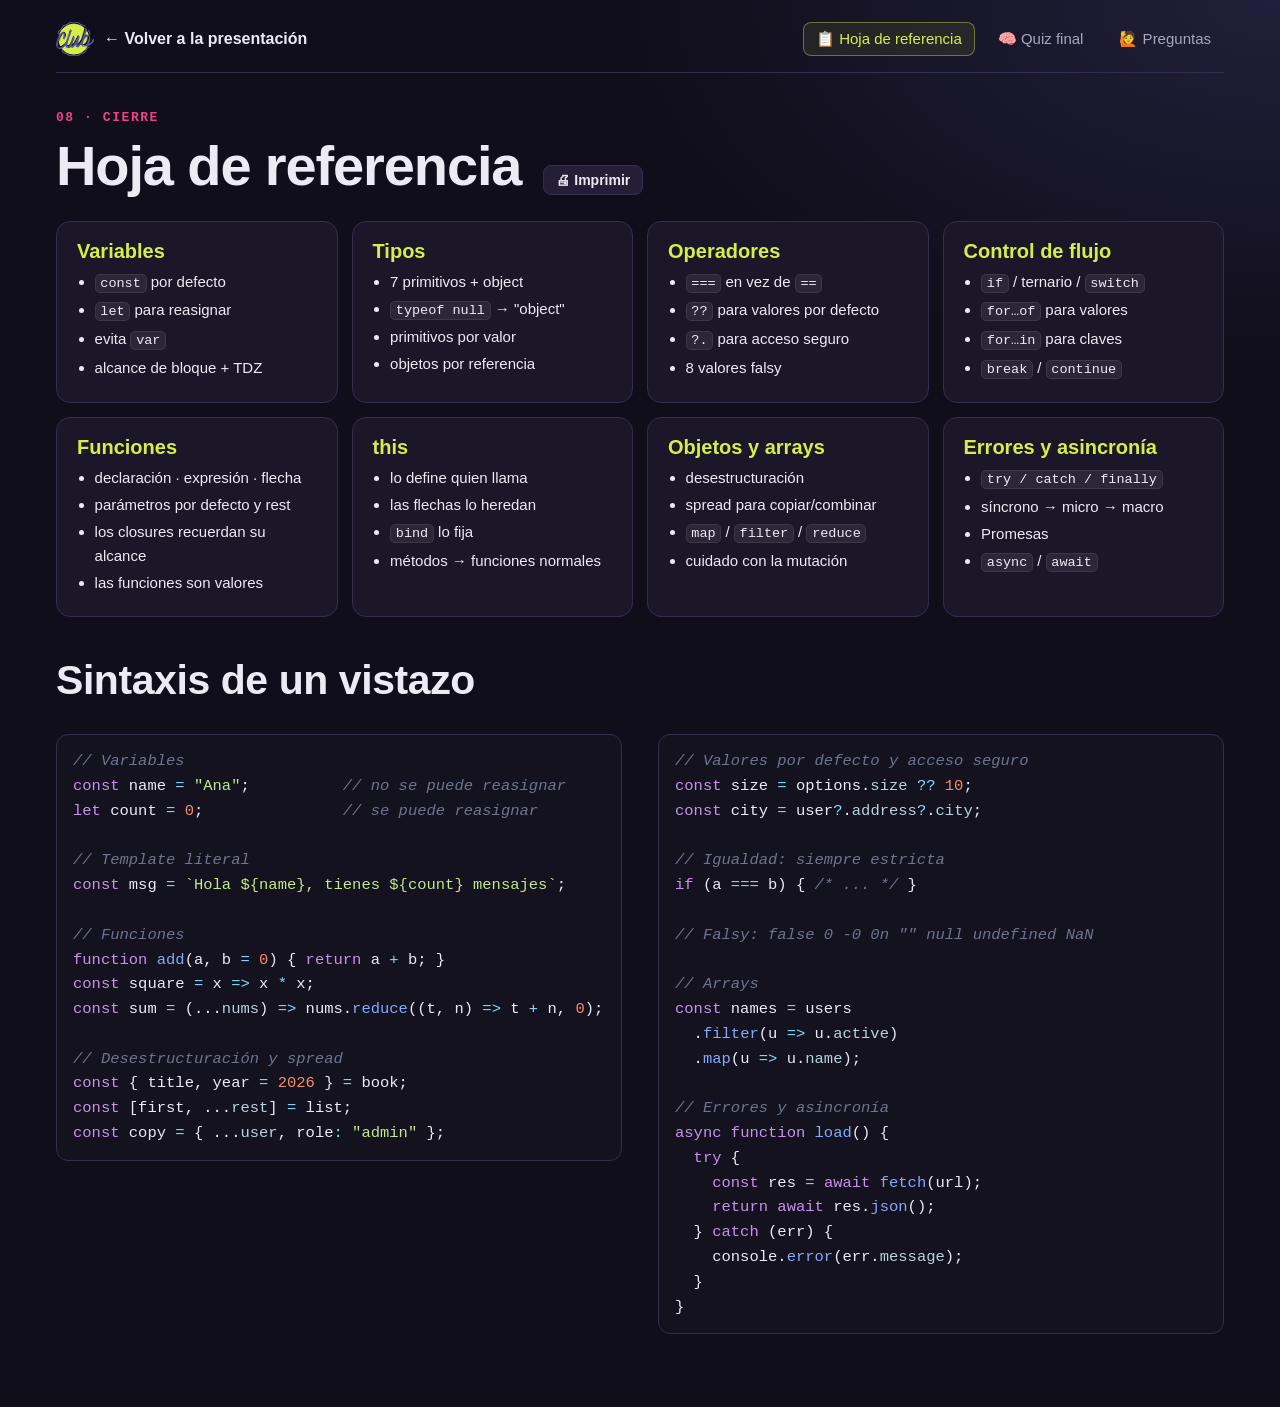
<file: cheatsheet.html>
<!DOCTYPE html>
<html lang="es">
<head>
<meta charset="UTF-8">
<meta name="viewport" content="width=device-width, initial-scale=1.0">
<title>Hoja de referencia — Fundamentos de JavaScript</title>
<link rel="stylesheet" href="assets/styles.css">
</head>
<body class="page">
<div class="page-wrap">
  <nav class="page-nav" aria-label="Páginas de la sesión">
    <a class="brand" href="index.html#end"><img src="assets/badge-club.png" alt="Chicas Programadoras Club"> ← Volver a la presentación</a>
    <a class="tab current" href="cheatsheet.html" aria-current="page">📋 Hoja de referencia</a>
    <a class="tab" href="quiz.html">🧠 Quiz final</a>
    <a class="tab" href="qa.html">🙋 Preguntas</a>
  </nav>

  <span class="kicker">08 · Cierre</span>
  <div class="page-head">
    <h1>Hoja de referencia</h1>
    <button class="btn no-print" onclick="window.print()">🖨 Imprimir</button>
  </div>

  <div class="recap">
    <div class="card"><h3>Variables</h3><ul><li><code>const</code> por defecto</li><li><code>let</code> para reasignar</li><li>evita <code>var</code></li><li>alcance de bloque + TDZ</li></ul></div>
    <div class="card"><h3>Tipos</h3><ul><li>7 primitivos + object</li><li><code>typeof null</code> → "object"</li><li>primitivos por valor</li><li>objetos por referencia</li></ul></div>
    <div class="card"><h3>Operadores</h3><ul><li><code>===</code> en vez de <code>==</code></li><li><code>??</code> para valores por defecto</li><li><code>?.</code> para acceso seguro</li><li>8 valores falsy</li></ul></div>
    <div class="card"><h3>Control de flujo</h3><ul><li><code>if</code> / ternario / <code>switch</code></li><li><code>for…of</code> para valores</li><li><code>for…in</code> para claves</li><li><code>break</code> / <code>continue</code></li></ul></div>
    <div class="card"><h3>Funciones</h3><ul><li>declaración · expresión · flecha</li><li>parámetros por defecto y rest</li><li>los closures recuerdan su alcance</li><li>las funciones son valores</li></ul></div>
    <div class="card"><h3>this</h3><ul><li>lo define quien llama</li><li>las flechas lo heredan</li><li><code>bind</code> lo fija</li><li>métodos → funciones normales</li></ul></div>
    <div class="card"><h3>Objetos y arrays</h3><ul><li>desestructuración</li><li>spread para copiar/combinar</li><li><code>map</code> / <code>filter</code> / <code>reduce</code></li><li>cuidado con la mutación</li></ul></div>
    <div class="card"><h3>Errores y asincronía</h3><ul><li><code>try / catch / finally</code></li><li>síncrono → micro → macro</li><li>Promesas</li><li><code>async</code> / <code>await</code></li></ul></div>
  </div>

  <h2 style="margin-top:40px">Sintaxis de un vistazo</h2>
  <div class="cols even">
    <div>
<textarea class="snippet">
// Variables
const name = "Ana";          // no se puede reasignar
let count = 0;               // se puede reasignar

// Template literal
const msg = `Hola ${name}, tienes ${count} mensajes`;

// Funciones
function add(a, b = 0) { return a + b; }
const square = x => x * x;
const sum = (...nums) => nums.reduce((t, n) => t + n, 0);

// Desestructuración y spread
const { title, year = 2026 } = book;
const [first, ...rest] = list;
const copy = { ...user, role: "admin" };
</textarea>
    </div>
    <div>
<textarea class="snippet">
// Valores por defecto y acceso seguro
const size = options.size ?? 10;
const city = user?.address?.city;

// Igualdad: siempre estricta
if (a === b) { /* ... */ }

// Falsy: false 0 -0 0n "" null undefined NaN

// Arrays
const names = users
  .filter(u => u.active)
  .map(u => u.name);

// Errores y asincronía
async function load() {
  try {
    const res = await fetch(url);
    return await res.json();
  } catch (err) {
    console.error(err.message);
  }
}
</textarea>
    </div>
  </div>
</div>
<script src="assets/app.js"></script>
</body>
</html>
</file>
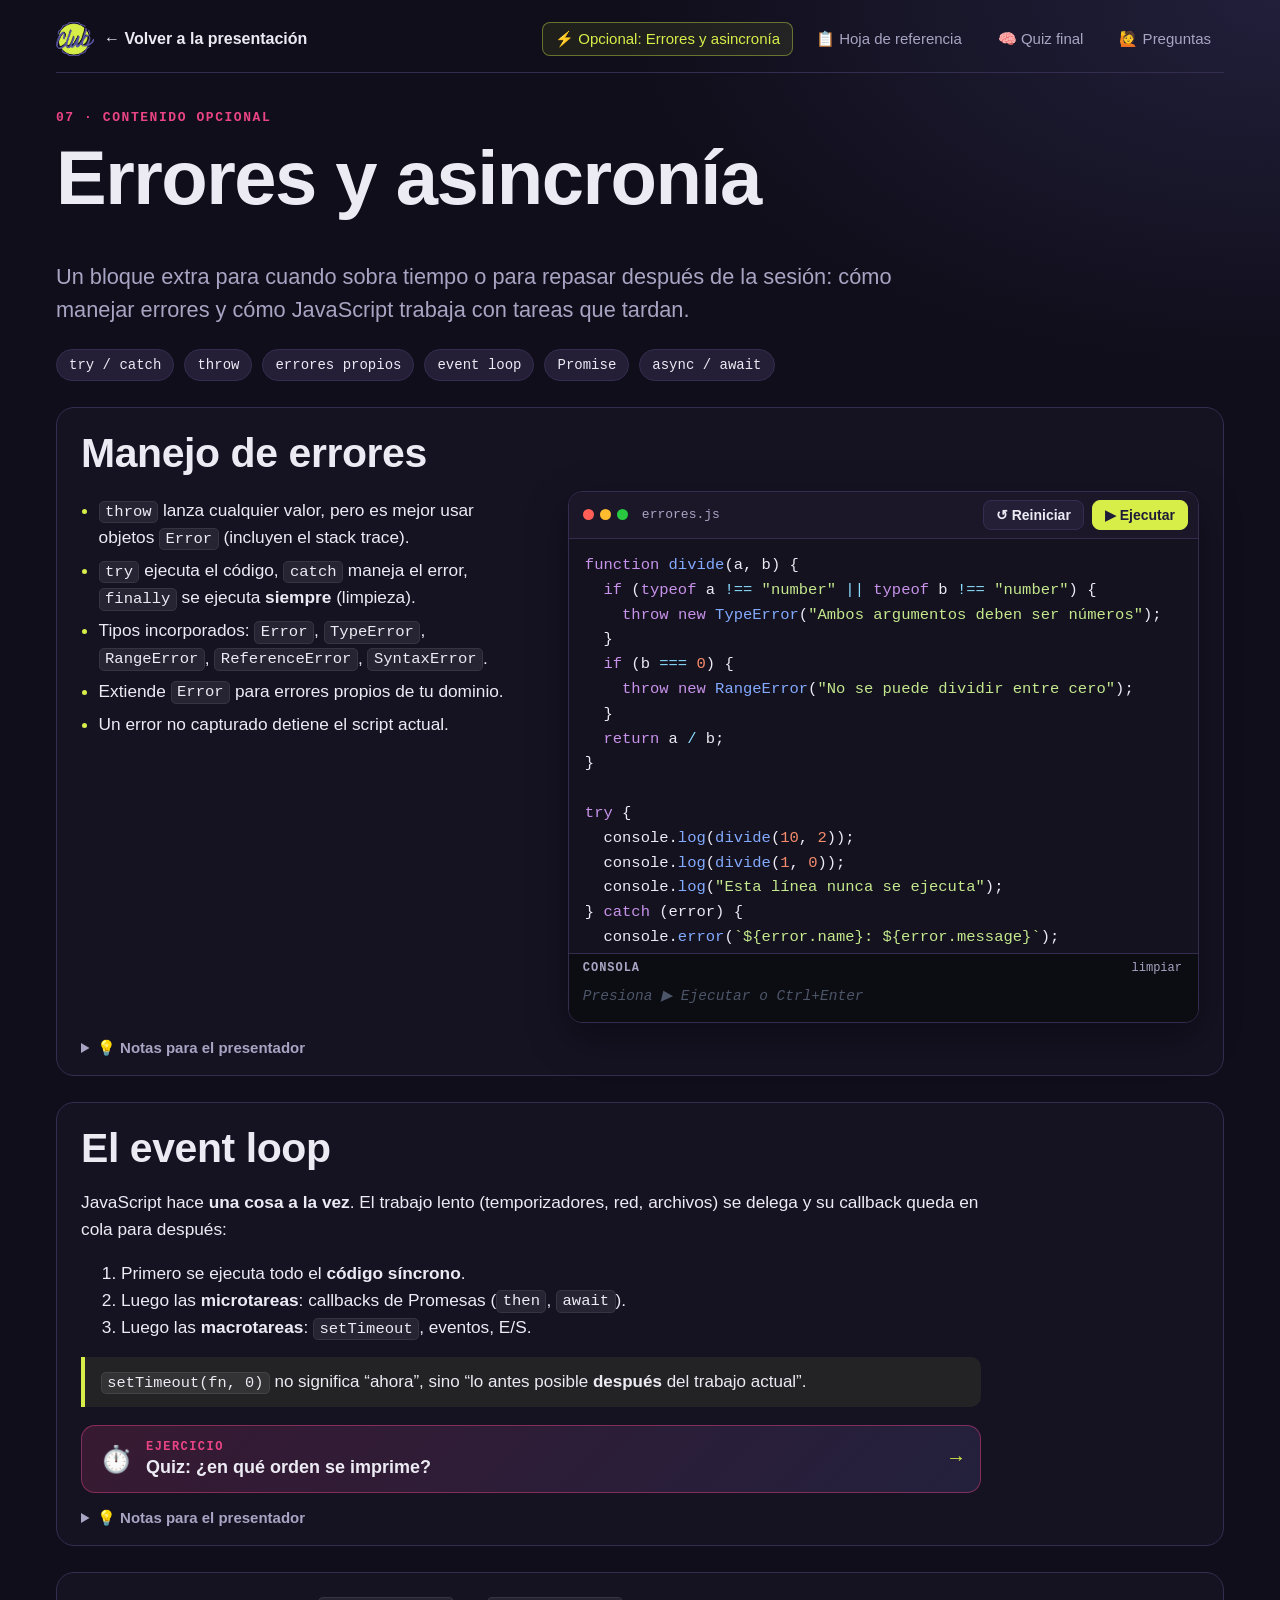
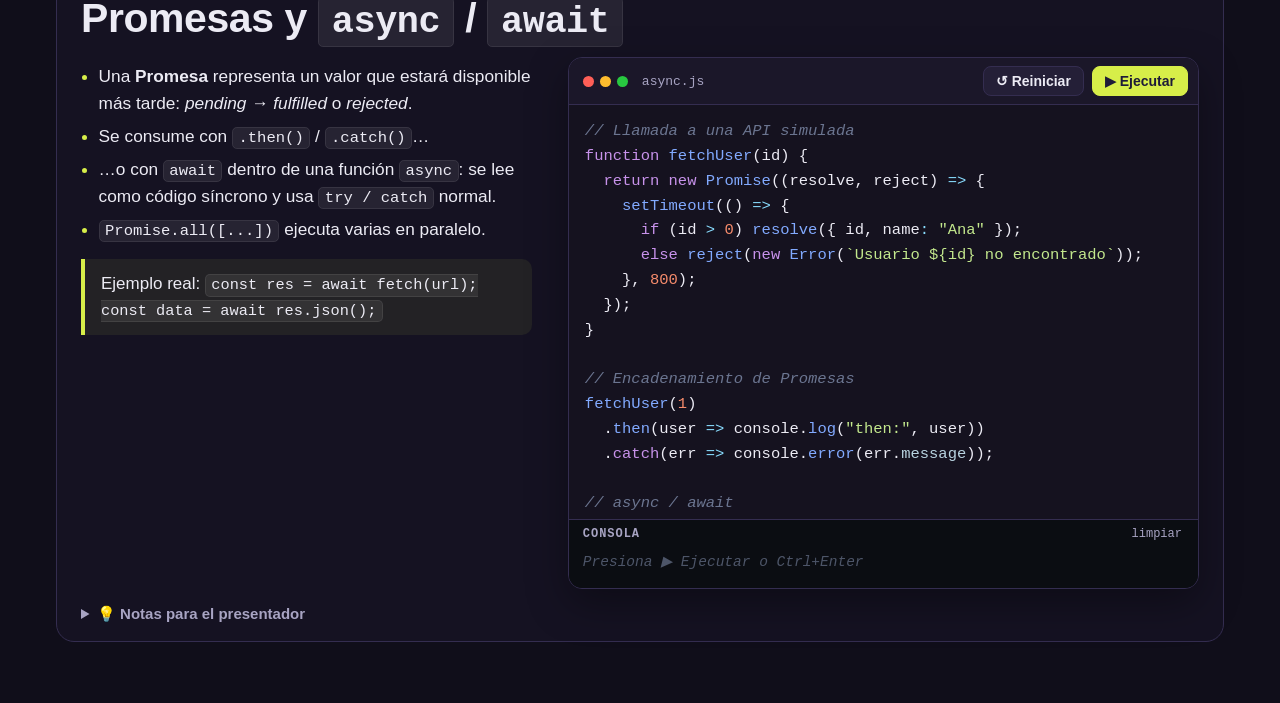
<file: errores-y-asincronia.html>
<!DOCTYPE html>
<html lang="es">
<head>
<meta charset="UTF-8">
<meta name="viewport" content="width=device-width, initial-scale=1.0">
<title>Opcional: Errores y asincronía — Fundamentos de JavaScript</title>
<link rel="stylesheet" href="assets/styles.css">
</head>
<body class="page">
<div class="page-wrap">
  <nav class="page-nav" aria-label="Páginas de la sesión">
    <a class="brand" href="index.html#end"><img src="assets/badge-club.png" alt="Chicas Programadoras Club"> ← Volver a la presentación</a>
    <a class="tab current" href="errores-y-asincronia.html" aria-current="page">⚡ Opcional: Errores y asincronía</a>
    <a class="tab" href="cheatsheet.html">📋 Hoja de referencia</a>
    <a class="tab" href="quiz.html">🧠 Quiz final</a>
    <a class="tab" href="qa.html">🙋 Preguntas</a>
  </nav>

  <span class="kicker">07 · Contenido opcional</span>
  <h1>Errores y asincronía</h1>
  <p class="lead">Un bloque extra para cuando sobra tiempo o para repasar después de la sesión: cómo manejar errores y cómo JavaScript trabaja con tareas que tardan.</p>
  <div class="topics" style="display:flex;flex-wrap:wrap;gap:10px;margin-top:6px"><a class="chip" href="#manejo-de-errores">try / catch</a><a class="chip" href="#manejo-de-errores">throw</a><a class="chip" href="#manejo-de-errores">errores propios</a><a class="chip" href="#event-loop">event loop</a><a class="chip" href="#promesas">Promise</a><a class="chip" href="#promesas">async / await</a></div>

  <section class="topic" id="manejo-de-errores">
    <div class="exercise-head"><h2>Manejo de errores</h2></div>
  <div class="cols">
    <div>
      <ul class="points">
        <li><code>throw</code> lanza cualquier valor, pero es mejor usar objetos <code>Error</code> (incluyen el stack trace).</li>
        <li><code>try</code> ejecuta el código, <code>catch</code> maneja el error, <code>finally</code> se ejecuta <b>siempre</b> (limpieza).</li>
        <li>Tipos incorporados: <code>Error</code>, <code>TypeError</code>, <code>RangeError</code>, <code>ReferenceError</code>, <code>SyntaxError</code>.</li>
        <li>Extiende <code>Error</code> para errores propios de tu dominio.</li>
        <li>Un error no capturado detiene el script actual.</li>
      </ul>
    </div>
    <div>
<textarea class="code" data-name="errores.js">
function divide(a, b) {
  if (typeof a !== "number" || typeof b !== "number") {
    throw new TypeError("Ambos argumentos deben ser números");
  }
  if (b === 0) {
    throw new RangeError("No se puede dividir entre cero");
  }
  return a / b;
}

try {
  console.log(divide(10, 2));
  console.log(divide(1, 0));
  console.log("Esta línea nunca se ejecuta");
} catch (error) {
  console.error(`${error.name}: ${error.message}`);
} finally {
  console.log("finally siempre se ejecuta 🧹");
}

class ValidationError extends Error {
  constructor(field) {
    super(`Campo inválido: ${field}`);
    this.name = "ValidationError";
  }
}

try {
  throw new ValidationError("email");
} catch (e) {
  console.log(e instanceof ValidationError, e.message);
}

// Descomenta para ver un error no capturado:
// null.length;
</textarea>
    </div>
  </div>
  <details class="tips"><summary>💡 Notas para el presentador</summary>
    <ul>
      <li>Cambia <code>divide(1, 0)</code> por <code>divide("1", 2)</code> para activar la rama del TypeError.</li>
    </ul>
  </details>
  </section>

  <section class="topic" id="event-loop">
    <div class="exercise-head"><h2>El event loop</h2></div>
  <div style="max-width:900px">
    <div>
      <p>JavaScript hace <b>una cosa a la vez</b>. El trabajo lento (temporizadores, red, archivos) se delega y su callback queda en cola para después:</p>
      <ol>
        <li>Primero se ejecuta todo el <b>código síncrono</b>.</li>
        <li>Luego las <b>microtareas</b>: callbacks de Promesas (<code>then</code>, <code>await</code>).</li>
        <li>Luego las <b>macrotareas</b>: <code>setTimeout</code>, eventos, E/S.</li>
      </ol>
      <div class="callout"><code>setTimeout(fn, 0)</code> no significa “ahora”, sino “lo antes posible <b>después</b> del trabajo actual”.</div>
      <a class="exercise-link" href="ejercicios/asincronia.html#quiz-event-loop"><span class="i">⏱️</span><span class="t"><b>Ejercicio</b>Quiz: ¿en qué orden se imprime?</span><span class="go">→</span></a>
    </div>
  </div>
  <details class="tips"><summary>💡 Notas para el presentador</summary>
    <ul>
      <li>Explica el orden aquí y luego abre el ejercicio para votar y verificarlo en vivo.</li>
    </ul>
  </details>
  </section>

  <section class="topic" id="promesas">
    <div class="exercise-head"><h2>Promesas y <code>async</code> / <code>await</code></h2></div>
  <div class="cols">
    <div>
      <ul class="points">
        <li>Una <b>Promesa</b> representa un valor que estará disponible más tarde: <i>pending</i> → <i>fulfilled</i> o <i>rejected</i>.</li>
        <li>Se consume con <code>.then()</code> / <code>.catch()</code>…</li>
        <li>…o con <code>await</code> dentro de una función <code>async</code>: se lee como código síncrono y usa <code>try / catch</code> normal.</li>
        <li><code>Promise.all([...])</code> ejecuta varias en paralelo.</li>
      </ul>
      <div class="callout">Ejemplo real: <code>const res = await fetch(url); const data = await res.json();</code></div>
    </div>
    <div>
<textarea class="code" data-name="async.js">
// Llamada a una API simulada
function fetchUser(id) {
  return new Promise((resolve, reject) => {
    setTimeout(() => {
      if (id > 0) resolve({ id, name: "Ana" });
      else reject(new Error(`Usuario ${id} no encontrado`));
    }, 800);
  });
}

// Encadenamiento de Promesas
fetchUser(1)
  .then(user => console.log("then:", user))
  .catch(err => console.error(err.message));

// async / await
async function main() {
  try {
    const user = await fetchUser(2);
    console.log("await:", user);
    await fetchUser(-1);
  } catch (err) {
    console.error("capturado:", err.message);
  }
}

main();
console.log("¡Yo me ejecuto primero! ⚡");
</textarea>
    </div>
  </div>
  <details class="tips"><summary>💡 Notas para el presentador</summary>
    <ul>
      <li>Fíjate en los tiempos: “¡Yo me ejecuto primero!” aparece de inmediato; lo demás tras ~0,8 s y ~1,6 s.</li>
    </ul>
  </details>
  </section>
</div>
<script src="assets/app.js"></script>
</body>
</html>
</file>
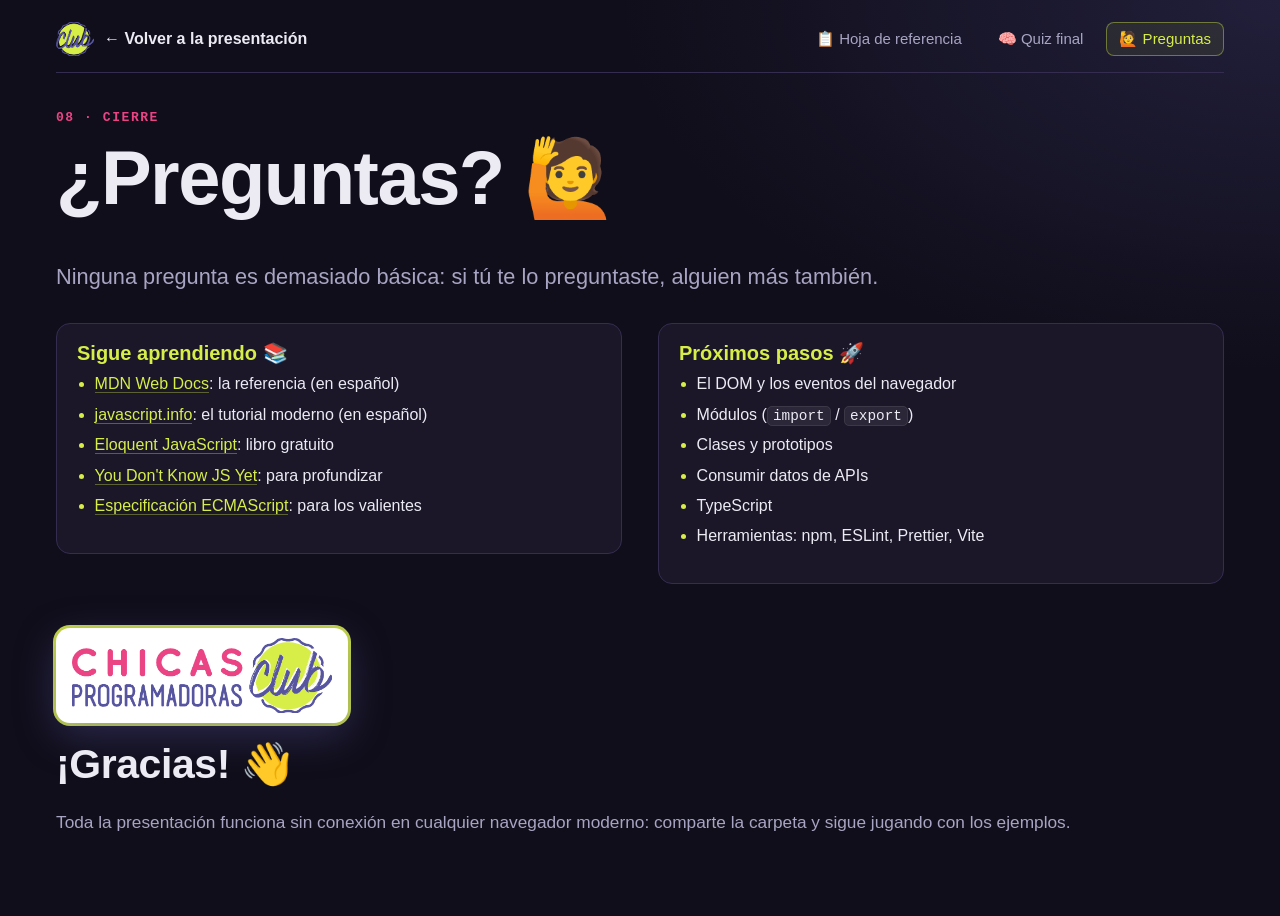
<file: qa.html>
<!DOCTYPE html>
<html lang="es">
<head>
<meta charset="UTF-8">
<meta name="viewport" content="width=device-width, initial-scale=1.0">
<title>Preguntas y recursos — Fundamentos de JavaScript</title>
<link rel="stylesheet" href="assets/styles.css">
</head>
<body class="page">
<div class="page-wrap">
  <nav class="page-nav" aria-label="Páginas de la sesión">
    <a class="brand" href="index.html#end"><img src="assets/badge-club.png" alt="Chicas Programadoras Club"> ← Volver a la presentación</a>
    <a class="tab" href="cheatsheet.html">📋 Hoja de referencia</a>
    <a class="tab" href="quiz.html">🧠 Quiz final</a>
    <a class="tab current" href="qa.html" aria-current="page">🙋 Preguntas</a>
  </nav>

  <span class="kicker">08 · Cierre</span>
  <h1>¿Preguntas? 🙋</h1>
  <p class="lead">Ninguna pregunta es demasiado básica: si tú te lo preguntaste, alguien más también.</p>

  <div class="cols even" style="margin-top:30px">
    <div class="card links">
      <h3>Sigue aprendiendo 📚</h3>
      <ul class="points">
        <li><a href="https://developer.mozilla.org/es/docs/Web/JavaScript" target="_blank" rel="noopener">MDN Web Docs</a>: la referencia (en español)</li>
        <li><a href="https://es.javascript.info/" target="_blank" rel="noopener">javascript.info</a>: el tutorial moderno (en español)</li>
        <li><a href="https://eloquentjavascript.net/" target="_blank" rel="noopener">Eloquent JavaScript</a>: libro gratuito</li>
        <li><a href="https://github.com/getify/You-Dont-Know-JS" target="_blank" rel="noopener">You Don't Know JS Yet</a>: para profundizar</li>
        <li><a href="https://tc39.es/ecma262/" target="_blank" rel="noopener">Especificación ECMAScript</a>: para los valientes</li>
      </ul>
    </div>
    <div class="card">
      <h3>Próximos pasos 🚀</h3>
      <ul class="points">
        <li>El DOM y los eventos del navegador</li>
        <li>Módulos (<code>import</code> / <code>export</code>)</li>
        <li>Clases y prototipos</li>
        <li>Consumir datos de APIs</li>
        <li>TypeScript</li>
        <li>Herramientas: npm, ESLint, Prettier, Vite</li>
      </ul>
    </div>
  </div>

  <div class="logo-plate small" style="margin-top:44px"><img src="assets/logo-chicas-programadoras.png" alt="Chicas Programadoras Club"></div>
  <h2>¡Gracias! 👋</h2>
  <p class="muted">Toda la presentación funciona sin conexión en cualquier navegador moderno: comparte la carpeta y sigue jugando con los ejemplos.</p>
</div>
</body>
</html>
</file>
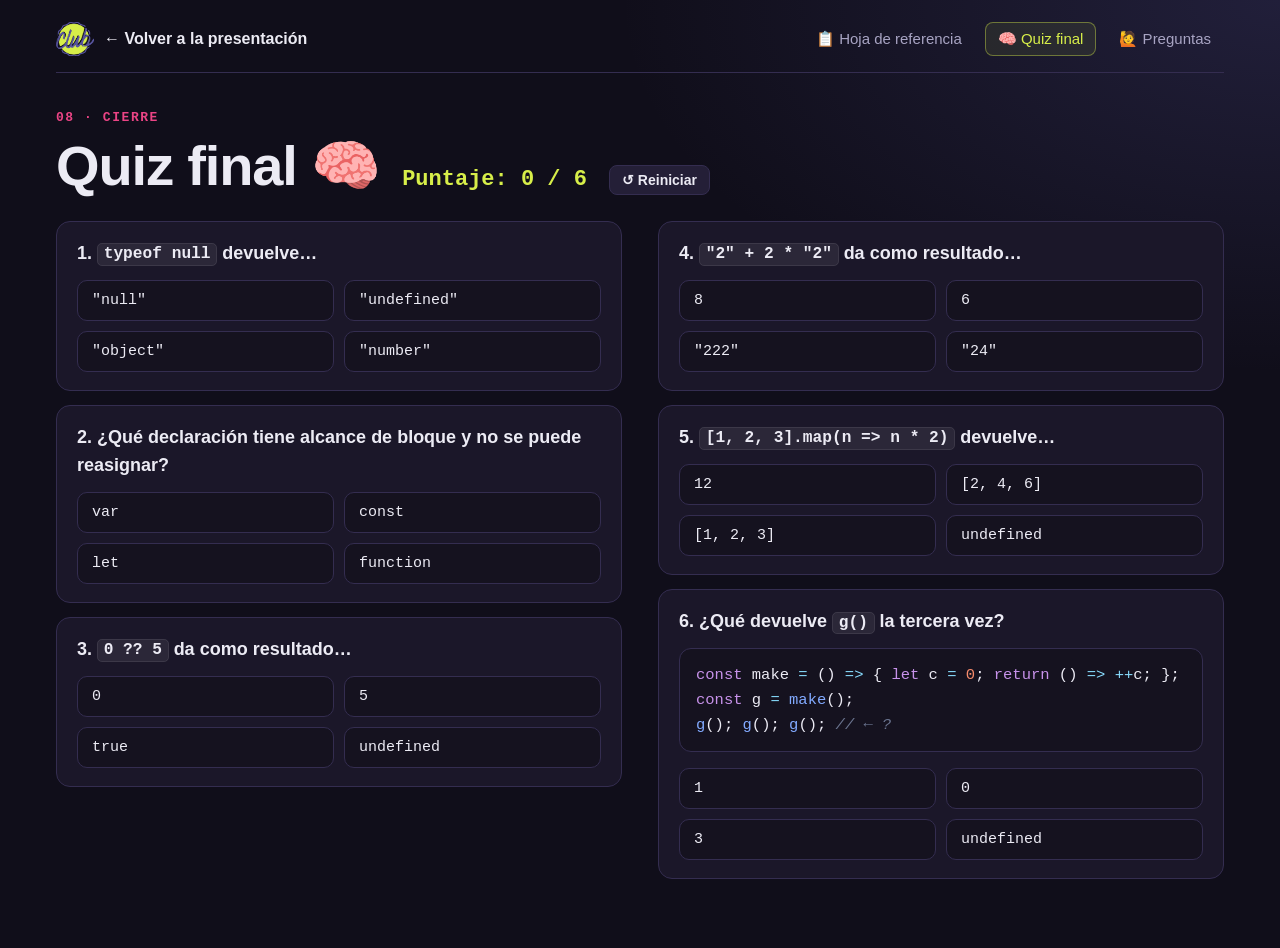
<file: quiz.html>
<!DOCTYPE html>
<html lang="es">
<head>
<meta charset="UTF-8">
<meta name="viewport" content="width=device-width, initial-scale=1.0">
<title>Quiz final — Fundamentos de JavaScript</title>
<link rel="stylesheet" href="assets/styles.css">
</head>
<body class="page">
<div class="page-wrap" data-quiz-scope>
  <nav class="page-nav" aria-label="Páginas de la sesión">
    <a class="brand" href="index.html#end"><img src="assets/badge-club.png" alt="Chicas Programadoras Club"> ← Volver a la presentación</a>
    <a class="tab" href="cheatsheet.html">📋 Hoja de referencia</a>
    <a class="tab current" href="quiz.html" aria-current="page">🧠 Quiz final</a>
    <a class="tab" href="qa.html">🙋 Preguntas</a>
  </nav>

  <span class="kicker">08 · Cierre</span>
  <div class="page-head">
    <h1>Quiz final 🧠</h1>
    <span class="score">Puntaje: 0 / 6</span>
    <button class="btn quiz-reset">↺ Reiniciar</button>
  </div>

  <div class="quiz-set cols even">
    <div>
      <div class="quiz" data-answer="2">
        <p class="q">1. <code>typeof null</code> devuelve…</p>
        <div class="opts"><button>"null"</button><button>"undefined"</button><button>"object"</button><button>"number"</button></div>
        <p class="explain" hidden>Un bug histórico que se mantiene por compatibilidad.</p>
      </div>
      <div class="quiz" data-answer="1">
        <p class="q">2. ¿Qué declaración tiene alcance de bloque y no se puede reasignar?</p>
        <div class="opts"><button>var</button><button>const</button><button>let</button><button>function</button></div>
        <p class="explain" hidden><code>const</code>, aunque el objeto al que apunta todavía se puede modificar.</p>
      </div>
      <div class="quiz" data-answer="0">
        <p class="q">3. <code>0 ?? 5</code> da como resultado…</p>
        <div class="opts"><button>0</button><button>5</button><button>true</button><button>undefined</button></div>
        <p class="explain" hidden><code>??</code> solo usa el valor alternativo con <code>null</code>/<code>undefined</code>. (<code>0 || 5</code> daría <code>5</code>.)</p>
      </div>
    </div>
    <div>
      <div class="quiz" data-answer="3">
        <p class="q">4. <code>"2" + 2 * "2"</code> da como resultado…</p>
        <div class="opts"><button>8</button><button>6</button><button>"222"</button><button>"24"</button></div>
        <p class="explain" hidden><code>*</code> se evalúa primero y convierte a números: <code>2 * "2" → 4</code>. Luego <code>"2" + 4</code> concatena → <code>"24"</code>.</p>
      </div>
      <div class="quiz" data-answer="1">
        <p class="q">5. <code>[1, 2, 3].map(n =&gt; n * 2)</code> devuelve…</p>
        <div class="opts"><button>12</button><button>[2, 4, 6]</button><button>[1, 2, 3]</button><button>undefined</button></div>
        <p class="explain" hidden><code>map</code> devuelve un array nuevo con cada elemento transformado.</p>
      </div>
      <div class="quiz" data-answer="2">
        <p class="q">6. ¿Qué devuelve <code>g()</code> la tercera vez?</p>
<textarea class="snippet">
const make = () => { let c = 0; return () => ++c; };
const g = make();
g(); g(); g(); // ← ?
</textarea>
        <div class="opts"><button>1</button><button>0</button><button>3</button><button>undefined</button></div>
        <p class="explain" hidden>La función flecha devuelta forma un closure sobre <code>c</code>, así que la cuenta se conserva entre llamadas.</p>
      </div>
    </div>
  </div>

  <div class="quiz-result callout good" hidden></div>
</div>
<script src="assets/app.js"></script>
</body>
</html>
</file>
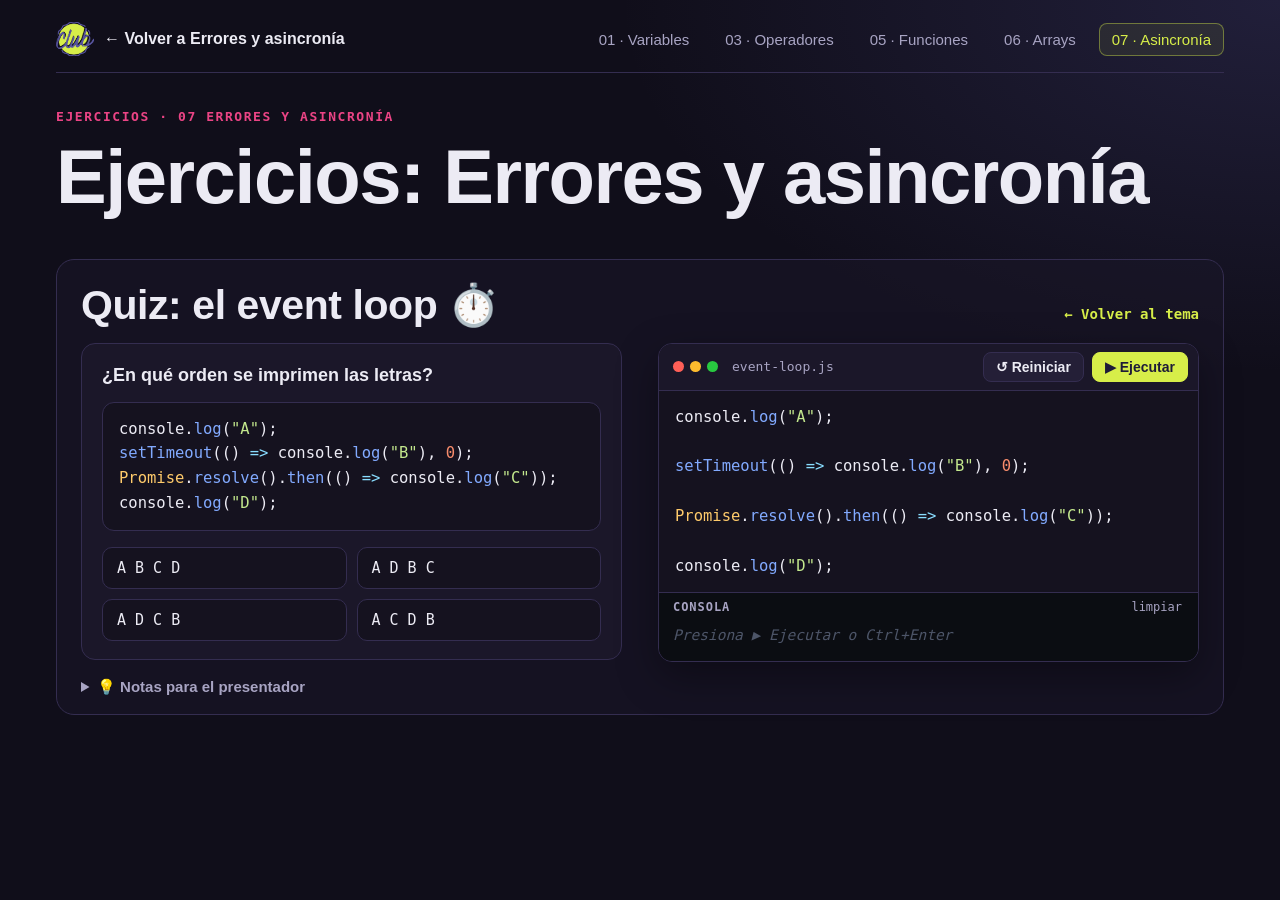
<file: ejercicios/asincronia.html>
<!DOCTYPE html>
<html lang="es">
<head>
<meta charset="UTF-8">
<meta name="viewport" content="width=device-width, initial-scale=1.0">
<title>Ejercicios: Errores y asincronía — Fundamentos de JavaScript</title>
<link rel="stylesheet" href="../assets/styles.css">
</head>
<body class="page">
<div class="page-wrap">
  <nav class="page-nav" aria-label="Ejercicios">
    <a class="brand" href="../errores-y-asincronia.html#event-loop"><img src="../assets/badge-club.png" alt="Chicas Programadoras Club"> ← Volver a Errores y asincronía</a>
    <a class="tab" href="sintaxis-y-variables.html">01 · Variables</a>
    <a class="tab" href="operadores.html">03 · Operadores</a>
    <a class="tab" href="funciones.html">05 · Funciones</a>
    <a class="tab" href="objetos-y-arrays.html">06 · Arrays</a>
    <a class="tab current" href="asincronia.html" aria-current="page">07 · Asincronía</a>
  </nav>

  <span class="kicker">Ejercicios · 07 Errores y asincronía</span>
  <h1>Ejercicios: Errores y asincronía</h1>

  <section class="exercise" id="quiz-event-loop">
    <div class="exercise-head">
      <h2>Quiz: el event loop ⏱️</h2>
      <a class="back-slide" href="../errores-y-asincronia.html#event-loop">← Volver al tema</a>
    </div>
  <div class="cols even">
    <div>
      <div class="quiz" data-answer="2">
        <p class="q">¿En qué orden se imprimen las letras?</p>
<textarea class="snippet">
console.log("A");
setTimeout(() => console.log("B"), 0);
Promise.resolve().then(() => console.log("C"));
console.log("D");
</textarea>
        <div class="opts"><button>A B C D</button><button>A D B C</button><button>A D C B</button><button>A C D B</button></div>
        <p class="explain" hidden>Primero el código síncrono (<b>A</b>, <b>D</b>), luego la microtarea de la Promesa (<b>C</b>) y después la macrotarea del temporizador (<b>B</b>), aunque tenga 0 ms de espera.</p>
      </div>
    </div>
    <div>
<textarea class="code" data-name="event-loop.js">
console.log("A");

setTimeout(() => console.log("B"), 0);

Promise.resolve().then(() => console.log("C"));

console.log("D");
</textarea>
    </div>
  </div>
  <details class="tips"><summary>💡 Notas para el presentador</summary>
    <ul>
      <li>Primero votación. La mayoría responde A D B C.</li>
      <li>setTimeout(fn, 0) significa “lo antes posible después del trabajo actual”, no “ahora”.</li>
    </ul>
  </details>
  </section>
</div>
<script src="../assets/app.js"></script>
</body>
</html>
</file>
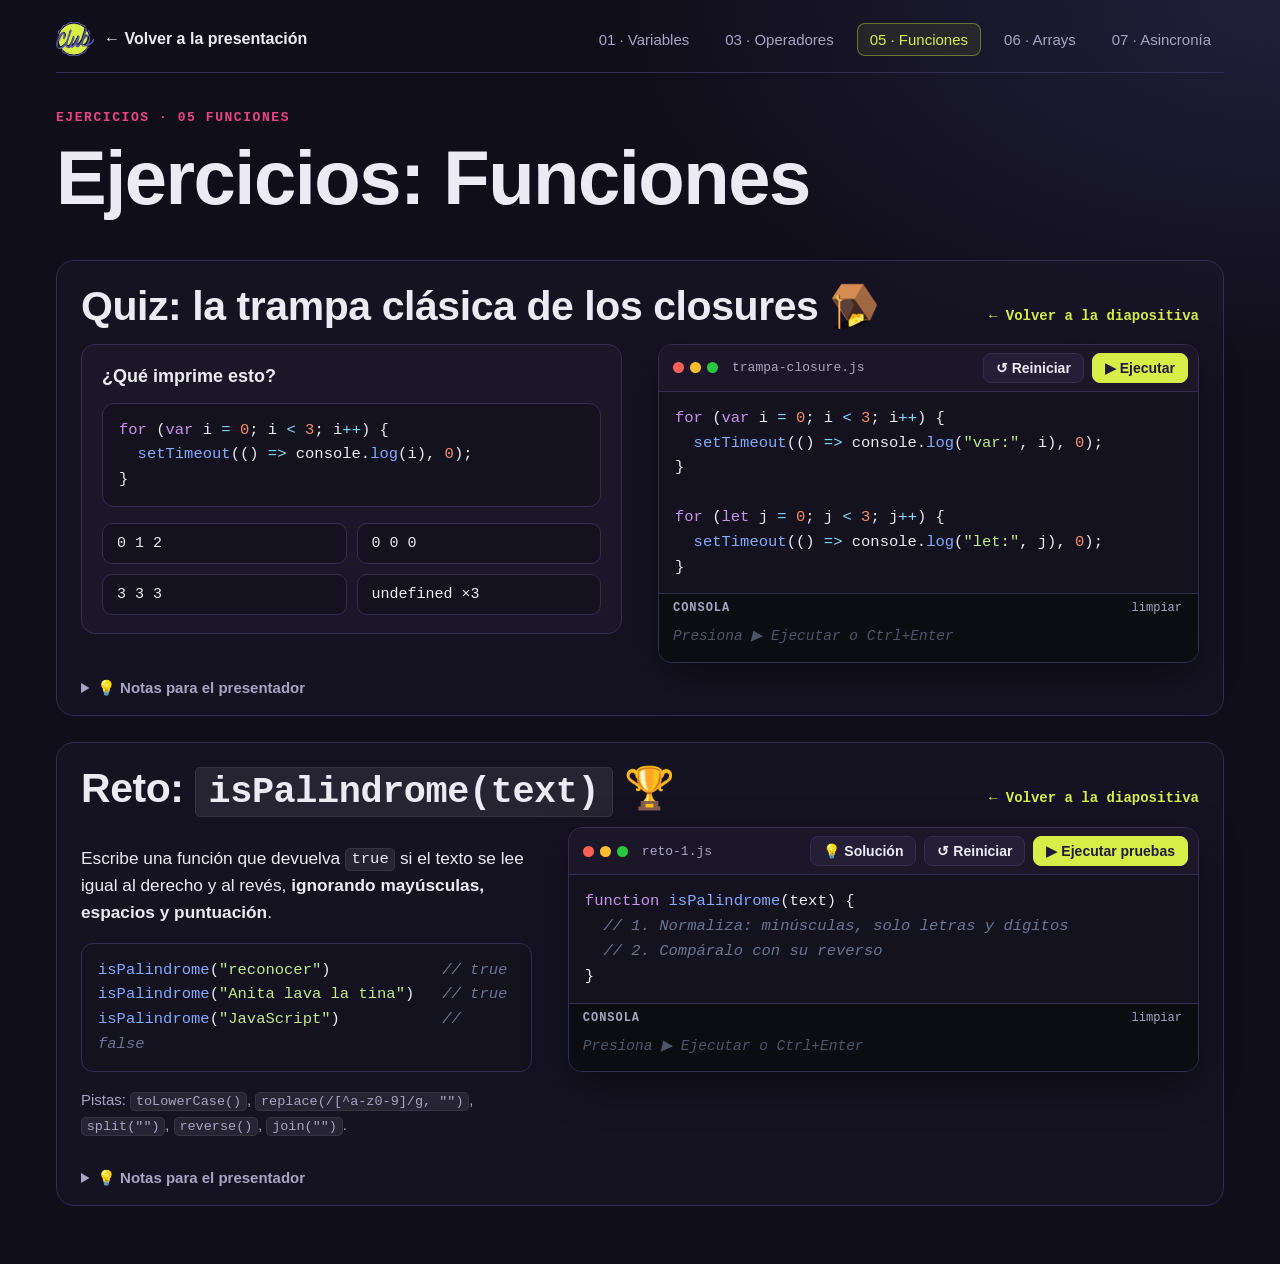
<file: ejercicios/funciones.html>
<!DOCTYPE html>
<html lang="es">
<head>
<meta charset="UTF-8">
<meta name="viewport" content="width=device-width, initial-scale=1.0">
<title>Ejercicios: Funciones — Fundamentos de JavaScript</title>
<link rel="stylesheet" href="../assets/styles.css">
</head>
<body class="page">
<div class="page-wrap">
  <nav class="page-nav" aria-label="Ejercicios">
    <a class="brand" href="../index.html#closures"><img src="../assets/badge-club.png" alt="Chicas Programadoras Club"> ← Volver a la presentación</a>
    <a class="tab" href="sintaxis-y-variables.html">01 · Variables</a>
    <a class="tab" href="operadores.html">03 · Operadores</a>
    <a class="tab current" href="funciones.html" aria-current="page">05 · Funciones</a>
    <a class="tab" href="objetos-y-arrays.html">06 · Arrays</a>
    <a class="tab" href="asincronia.html">07 · Asincronía</a>
  </nav>

  <span class="kicker">Ejercicios · 05 Funciones</span>
  <h1>Ejercicios: Funciones</h1>

  <section class="exercise" id="quiz-closures">
    <div class="exercise-head">
      <h2>Quiz: la trampa clásica de los closures 🪤</h2>
      <a class="back-slide" href="../index.html#closures">← Volver a la diapositiva</a>
    </div>
  <div class="cols even">
    <div>
      <div class="quiz" data-answer="2">
        <p class="q">¿Qué imprime esto?</p>
<textarea class="snippet">
for (var i = 0; i < 3; i++) {
  setTimeout(() => console.log(i), 0);
}
</textarea>
        <div class="opts"><button>0 1 2</button><button>0 0 0</button><button>3 3 3</button><button>undefined ×3</button></div>
        <p class="explain" hidden><code>var</code> crea <b>una sola</b> <code>i</code> compartida por todo el bucle. Cuando se ejecutan los callbacks, el bucle ya terminó e <code>i</code> vale <code>3</code>. Con <code>let</code>, cada iteración tiene su <b>propia</b> variable → <code>0 1 2</code>.</p>
      </div>
    </div>
    <div>
<textarea class="code" data-name="trampa-closure.js">
for (var i = 0; i < 3; i++) {
  setTimeout(() => console.log("var:", i), 0);
}

for (let j = 0; j < 3; j++) {
  setTimeout(() => console.log("let:", j), 0);
}
</textarea>
    </div>
  </div>
  <details class="tips"><summary>💡 Notas para el presentador</summary>
    <ul>
      <li>Pregunta clásica de entrevista. Primero votación, luego ejecuta.</li>
      <li>Puente hacia el bloque de asincronía: los callbacks de <code>setTimeout</code> se ejecutan cuando termina el código actual.</li>
    </ul>
  </details>
  </section>

  <section class="exercise" id="reto-palindromo">
    <div class="exercise-head">
      <h2>Reto: <code>isPalindrome(text)</code> 🏆</h2>
      <a class="back-slide" href="../index.html#this">← Volver a la diapositiva</a>
    </div>
  <div class="cols">
    <div>
      <p>Escribe una función que devuelva <code>true</code> si el texto se lee igual al derecho y al revés, <b>ignorando mayúsculas, espacios y puntuación</b>.</p>
<textarea class="snippet">
isPalindrome("reconocer")            // true
isPalindrome("Anita lava la tina")   // true
isPalindrome("JavaScript")           // false
</textarea>
      <p class="small muted">Pistas: <code>toLowerCase()</code>, <code>replace(/[^a-z0-9]/g, "")</code>, <code>split("")</code>, <code>reverse()</code>, <code>join("")</code>.</p>
    </div>
    <div>
<textarea class="code" data-name="reto-1.js" data-challenge="isPalindrome" data-tests='[[["reconocer"],true],[["Hola"],false],[["Anita lava la tina"],true],[[""],true],[["Yo hago yoga hoy"],true],[["JavaScript"],false]]'>
function isPalindrome(text) {
  // 1. Normaliza: minúsculas, solo letras y dígitos
  // 2. Compáralo con su reverso
}
</textarea>
<textarea class="solution">
function isPalindrome(text) {
  const clean = text.toLowerCase().replace(/[^a-z0-9]/g, "");
  return clean === clean.split("").reverse().join("");
}
</textarea>
    </div>
  </div>
  <details class="tips"><summary>💡 Notas para el presentador</summary>
    <ul>
      <li>Da 3–4 minutos. Invita a alguien a escribir su solución en la pantalla compartida.</li>
      <li>Solución alternativa: un bucle con dos punteros desde ambos extremos.</li>
      <li>Extra: con tildes (“Dábale arroz…”) haría falta <code>normalize("NFD")</code> para quitar los acentos.</li>
    </ul>
  </details>
  </section>
</div>
<script src="../assets/app.js"></script>
</body>
</html>
</file>
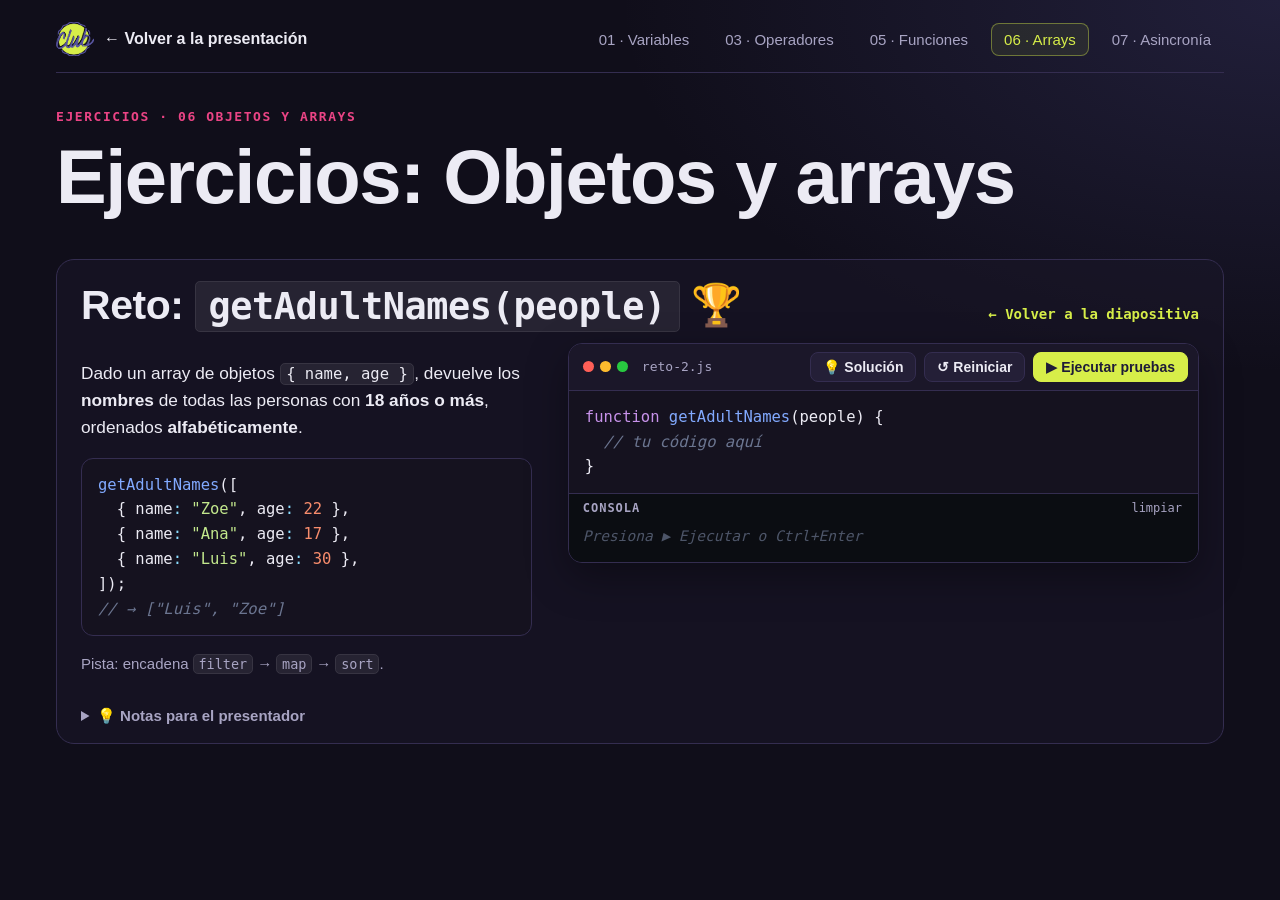
<file: ejercicios/objetos-y-arrays.html>
<!DOCTYPE html>
<html lang="es">
<head>
<meta charset="UTF-8">
<meta name="viewport" content="width=device-width, initial-scale=1.0">
<title>Ejercicios: Objetos y arrays — Fundamentos de JavaScript</title>
<link rel="stylesheet" href="../assets/styles.css">
</head>
<body class="page">
<div class="page-wrap">
  <nav class="page-nav" aria-label="Ejercicios">
    <a class="brand" href="../index.html#metodos-array"><img src="../assets/badge-club.png" alt="Chicas Programadoras Club"> ← Volver a la presentación</a>
    <a class="tab" href="sintaxis-y-variables.html">01 · Variables</a>
    <a class="tab" href="operadores.html">03 · Operadores</a>
    <a class="tab" href="funciones.html">05 · Funciones</a>
    <a class="tab current" href="objetos-y-arrays.html" aria-current="page">06 · Arrays</a>
    <a class="tab" href="asincronia.html">07 · Asincronía</a>
  </nav>

  <span class="kicker">Ejercicios · 06 Objetos y arrays</span>
  <h1>Ejercicios: Objetos y arrays</h1>

  <section class="exercise" id="reto-adultos">
    <div class="exercise-head">
      <h2>Reto: <code>getAdultNames(people)</code> 🏆</h2>
      <a class="back-slide" href="../index.html#metodos-array">← Volver a la diapositiva</a>
    </div>
  <div class="cols">
    <div>
      <p>Dado un array de objetos <code>{ name, age }</code>, devuelve los <b>nombres</b> de todas las personas con <b>18 años o más</b>, ordenados <b>alfabéticamente</b>.</p>
<textarea class="snippet">
getAdultNames([
  { name: "Zoe", age: 22 },
  { name: "Ana", age: 17 },
  { name: "Luis", age: 30 },
]);
// → ["Luis", "Zoe"]
</textarea>
      <p class="small muted">Pista: encadena <code>filter</code> → <code>map</code> → <code>sort</code>.</p>
    </div>
    <div>
<textarea class="code" data-name="reto-2.js" data-challenge="getAdultNames" data-tests='[[[[{"name":"Zoe","age":22},{"name":"Ana","age":17},{"name":"Luis","age":30}]],["Luis","Zoe"]],[[[]],[]],[[[{"name":"Bob","age":18}]],["Bob"]],[[[{"name":"Niño","age":5},{"name":"Teen","age":15}]],[]],[[[{"name":"Mia","age":40},{"name":"Carl","age":19},{"name":"Eva","age":65}]],["Carl","Eva","Mia"]]]'>
function getAdultNames(people) {
  // tu código aquí
}
</textarea>
<textarea class="solution">
const getAdultNames = people =>
  people
    .filter(person => person.age >= 18)
    .map(person => person.name)
    .sort();
</textarea>
    </div>
  </div>
  <details class="tips"><summary>💡 Notas para el presentador</summary>
    <ul>
      <li>Buen momento para mostrar que la solución es una sola cadena legible: sin bucles ni variables temporales.</li>
    </ul>
  </details>
  </section>
</div>
<script src="../assets/app.js"></script>
</body>
</html>
</file>
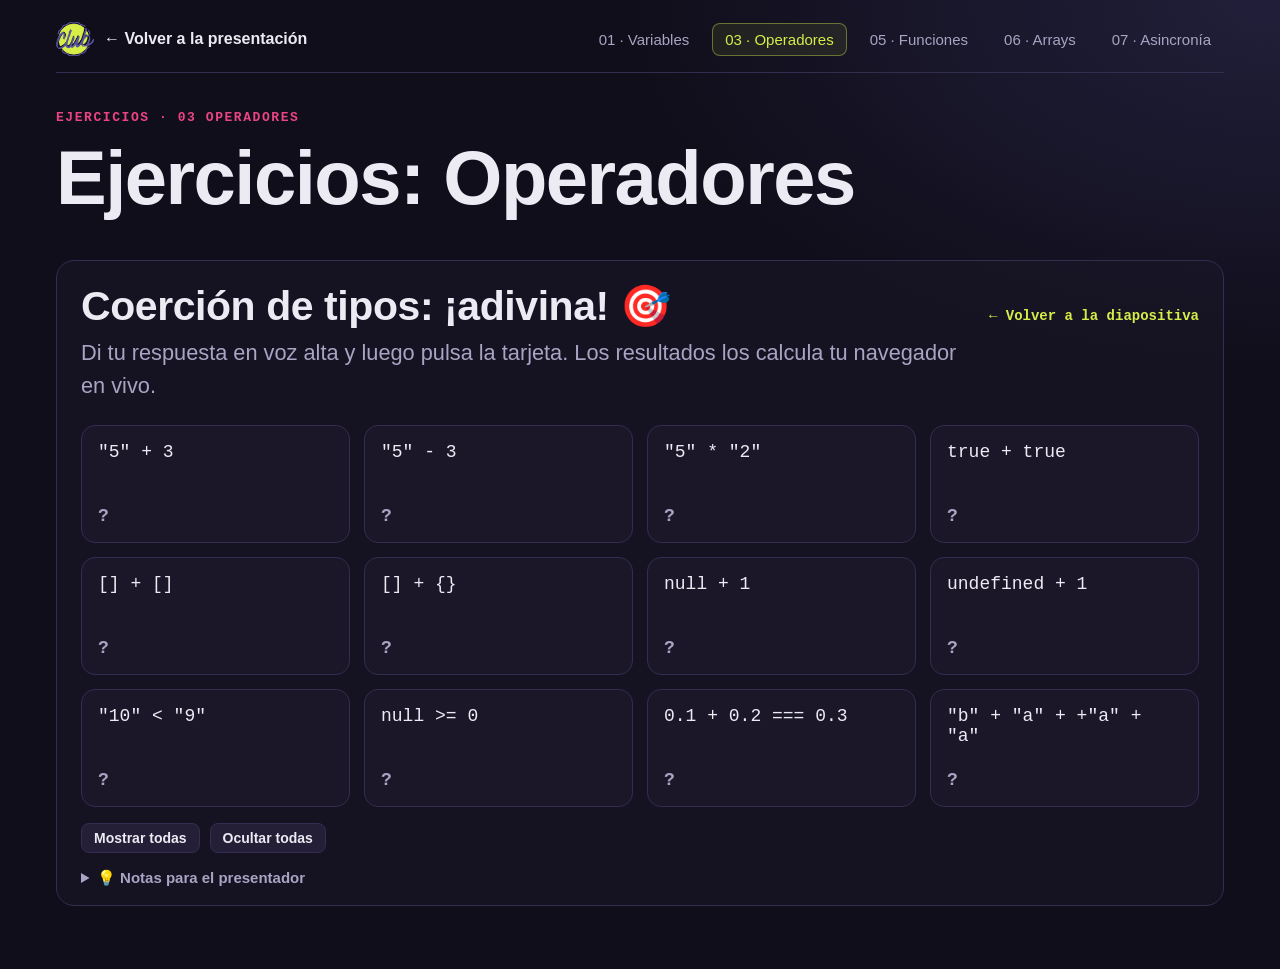
<file: ejercicios/operadores.html>
<!DOCTYPE html>
<html lang="es">
<head>
<meta charset="UTF-8">
<meta name="viewport" content="width=device-width, initial-scale=1.0">
<title>Ejercicios: Operadores — Fundamentos de JavaScript</title>
<link rel="stylesheet" href="../assets/styles.css">
</head>
<body class="page">
<div class="page-wrap">
  <nav class="page-nav" aria-label="Ejercicios">
    <a class="brand" href="../index.html#comparacion"><img src="../assets/badge-club.png" alt="Chicas Programadoras Club"> ← Volver a la presentación</a>
    <a class="tab" href="sintaxis-y-variables.html">01 · Variables</a>
    <a class="tab current" href="operadores.html" aria-current="page">03 · Operadores</a>
    <a class="tab" href="funciones.html">05 · Funciones</a>
    <a class="tab" href="objetos-y-arrays.html">06 · Arrays</a>
    <a class="tab" href="asincronia.html">07 · Asincronía</a>
  </nav>

  <span class="kicker">Ejercicios · 03 Operadores</span>
  <h1>Ejercicios: Operadores</h1>

  <section class="exercise" id="coercion">
    <div class="exercise-head">
      <h2>Coerción de tipos: ¡adivina! 🎯</h2>
      <a class="back-slide" href="../index.html#comparacion">← Volver a la diapositiva</a>
    </div>
  <p class="lead" style="margin-top:-8px">Di tu respuesta en voz alta y luego pulsa la tarjeta. Los resultados los calcula tu navegador en vivo.</p>
  <div class="widget-reveal">
    <div class="reveal-grid">
      <button class="reveal"><code>"5" + 3</code><span class="ans">?</span></button>
      <button class="reveal"><code>"5" - 3</code><span class="ans">?</span></button>
      <button class="reveal"><code>"5" * "2"</code><span class="ans">?</span></button>
      <button class="reveal"><code>true + true</code><span class="ans">?</span></button>
      <button class="reveal"><code>[] + []</code><span class="ans">?</span></button>
      <button class="reveal"><code>[] + {}</code><span class="ans">?</span></button>
      <button class="reveal"><code>null + 1</code><span class="ans">?</span></button>
      <button class="reveal"><code>undefined + 1</code><span class="ans">?</span></button>
      <button class="reveal"><code>"10" &lt; "9"</code><span class="ans">?</span></button>
      <button class="reveal"><code>null &gt;= 0</code><span class="ans">?</span></button>
      <button class="reveal"><code>0.1 + 0.2 === 0.3</code><span class="ans">?</span></button>
      <button class="reveal"><code>"b" + "a" + +"a" + "a"</code><span class="ans">?</span></button>
    </div>
    <div class="row" style="margin-top:16px"><button class="btn reveal-all">Mostrar todas</button><button class="btn reveal-reset">Ocultar todas</button></div>
  </div>
  <details class="tips"><summary>💡 Notas para el presentador</summary>
    <ul>
      <li><code>+</code> con un string concatena; <code>- * /</code> convierten a número.</li>
      <li>Los arrays se convierten a string (<code>[] → ""</code>); los objetos a <code>"[object Object]"</code>.</li>
      <li><code>null &gt;= 0</code> es true pero <code>null == 0</code> es false: los operadores relacionales convierten null en 0, == no.</li>
      <li>El de la banana: <code>+"a"</code> es NaN → "baNaNa".</li>
    </ul>
  </details>
  </section>
</div>
<script src="../assets/app.js"></script>
</body>
</html>
</file>
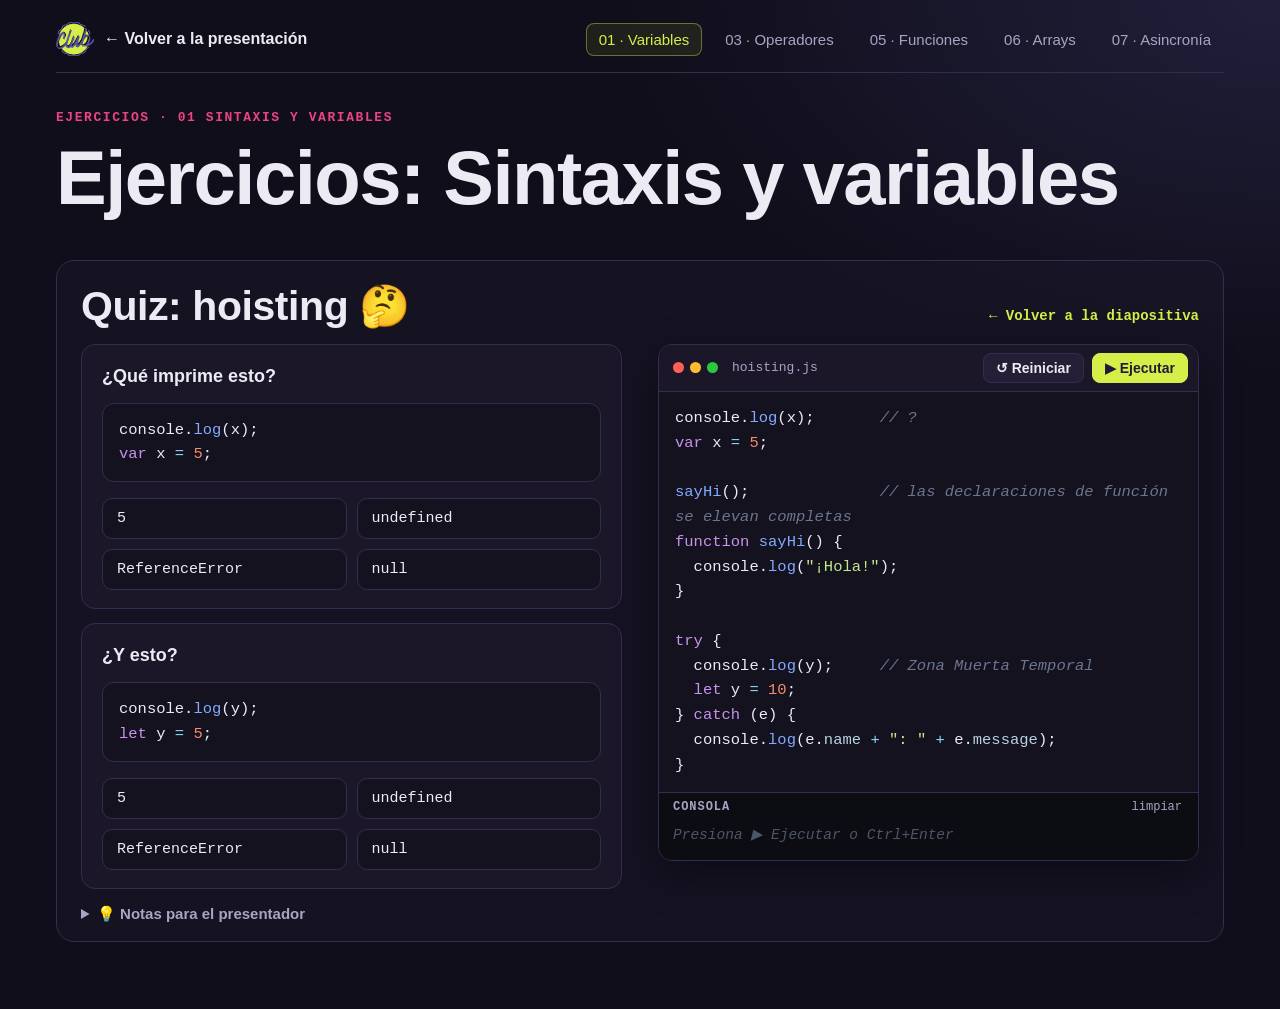
<file: ejercicios/sintaxis-y-variables.html>
<!DOCTYPE html>
<html lang="es">
<head>
<meta charset="UTF-8">
<meta name="viewport" content="width=device-width, initial-scale=1.0">
<title>Ejercicios: Sintaxis y variables — Fundamentos de JavaScript</title>
<link rel="stylesheet" href="../assets/styles.css">
</head>
<body class="page">
<div class="page-wrap">
  <nav class="page-nav" aria-label="Ejercicios">
    <a class="brand" href="../index.html#var-let-const"><img src="../assets/badge-club.png" alt="Chicas Programadoras Club"> ← Volver a la presentación</a>
    <a class="tab current" href="sintaxis-y-variables.html" aria-current="page">01 · Variables</a>
    <a class="tab" href="operadores.html">03 · Operadores</a>
    <a class="tab" href="funciones.html">05 · Funciones</a>
    <a class="tab" href="objetos-y-arrays.html">06 · Arrays</a>
    <a class="tab" href="asincronia.html">07 · Asincronía</a>
  </nav>

  <span class="kicker">Ejercicios · 01 Sintaxis y variables</span>
  <h1>Ejercicios: Sintaxis y variables</h1>

  <section class="exercise" id="quiz-hoisting">
    <div class="exercise-head">
      <h2>Quiz: hoisting 🤔</h2>
      <a class="back-slide" href="../index.html#var-let-const">← Volver a la diapositiva</a>
    </div>
  <div class="cols even">
    <div>
      <div class="quiz" data-answer="1">
        <p class="q">¿Qué imprime esto?</p>
<textarea class="snippet">
console.log(x);
var x = 5;
</textarea>
        <div class="opts"><button>5</button><button>undefined</button><button>ReferenceError</button><button>null</button></div>
        <p class="explain" hidden>Las declaraciones con <code>var</code> se <b>elevan</b> (hoisting) al inicio de su función y se inicializan con <code>undefined</code>. La asignación se queda donde está.</p>
      </div>
      <div class="quiz" data-answer="2">
        <p class="q">¿Y esto?</p>
<textarea class="snippet">
console.log(y);
let y = 5;
</textarea>
        <div class="opts"><button>5</button><button>undefined</button><button>ReferenceError</button><button>null</button></div>
        <p class="explain" hidden><code>let</code> y <code>const</code> también se elevan, pero quedan sin inicializar en la <b>Zona Muerta Temporal</b> (TDZ) hasta que se ejecuta su línea.</p>
      </div>
    </div>
    <div>
<textarea class="code" data-name="hoisting.js">
console.log(x);       // ?
var x = 5;

sayHi();              // las declaraciones de función se elevan completas
function sayHi() {
  console.log("¡Hola!");
}

try {
  console.log(y);     // Zona Muerta Temporal
  let y = 10;
} catch (e) {
  console.log(e.name + ": " + e.message);
}
</textarea>
    </div>
  </div>
  <details class="tips"><summary>💡 Notas para el presentador</summary>
    <ul>
      <li>Pide que voten antes de pulsar. Luego verifica con el editor.</li>
      <li>Hoisting: el motor registra las declaraciones antes de ejecutar el código. La TDZ convierte un bug silencioso en un error ruidoso: otro punto a favor de <code>let</code>.</li>
    </ul>
  </details>
  </section>
</div>
<script src="../assets/app.js"></script>
</body>
</html>
</file>
<file: assets/styles.css>
:root {
  /* Brand palette from the Chicas Programadoras Club template (source.pptx) */
  --brand-purple: #5855A0;
  --brand-purple-light: #a7a4ec;   /* purple lifted for legibility on dark backgrounds */
  --pink: #EB4485;
  --lime: #D7EE49;

  --bg: #100e1a;
  --bg-2: #15121f;
  --panel: #1b1729;
  --panel-2: #241f37;
  --border: #342d50;
  --text: #ecebf4;
  --muted: #a8a4c3;
  --accent: var(--lime);
  --accent-ink: #1e1b38;
  --green: #4ade80;
  --red: #f87171;
  --blue: #60a5fa;
  --purple: #c084fc;
  --orange: #fb923c;
  --cyan: #22d3ee;
  --code-font: "Cascadia Code", "Fira Code", "JetBrains Mono", Consolas, "SF Mono", Menlo, monospace;
  --ui-font: Arial, "Helvetica Neue", Helvetica, sans-serif;   /* template font */
  --bar-h: 54px;
}
* { box-sizing: border-box; }
html { font-feature-settings: "calt" 0, "liga" 0; font-variant-ligatures: none; }
html, body { margin: 0; height: 100%; background: var(--bg); color: var(--text); font-family: var(--ui-font); }
body { overflow: hidden; }
button { font: inherit; color: inherit; }
::selection { background: rgba(215, 238, 73, .3); }

/* ---------- Slides ---------- */
.deck { position: fixed; inset: 0 0 var(--bar-h) 0; }
.slide {
  position: absolute; inset: 0;
  padding: 44px max(56px, calc((100vw - 1320px) / 2)) 40px;
  overflow-y: auto;
  opacity: 0; visibility: hidden; transform: translateX(36px);
  transition: opacity .35s ease, transform .35s ease, visibility 0s linear .35s;
  background:
    radial-gradient(1100px 620px at 100% 0%, rgba(88, 85, 160, .24), transparent 60%),
    radial-gradient(900px 520px at 0% 100%, rgba(235, 68, 133, .07), transparent 60%);
}
.slide.past { transform: translateX(-36px); }
.slide.active { opacity: 1; visibility: visible; transform: none; transition: opacity .35s ease, transform .35s ease; }
.slide::-webkit-scrollbar, .scroll::-webkit-scrollbar { width: 10px; height: 10px; }
.slide::-webkit-scrollbar-thumb, .scroll::-webkit-scrollbar-thumb { background: #2a3040; border-radius: 6px; }

.kicker { display: inline-block; font: 600 13px/1 var(--code-font); letter-spacing: .12em; text-transform: uppercase; color: var(--pink); margin-bottom: 10px; }
h1, h2, h3 { margin: 0 0 .5em; line-height: 1.15; }
h1 { font-size: clamp(40px, 6vw, 76px); font-weight: 700; letter-spacing: -.02em; }
h2 { font-size: clamp(28px, 3.2vw, 42px); font-weight: 700; letter-spacing: -.01em; }
h3 { font-size: 20px; font-weight: 650; color: var(--accent); }
p, li { font-size: clamp(16px, 1.35vw, 20px); line-height: 1.55; }
.lead { font-size: clamp(18px, 1.7vw, 24px); color: var(--muted); max-width: 900px; }
ul.points { padding-left: 1.1em; margin: 0 0 1em; }
ul.points li { margin: .35em 0; }
ul.points li::marker { color: var(--accent); }
.muted { color: var(--muted); }
.small { font-size: 15px; }
code { font-family: var(--code-font); font-size: .9em; background: rgba(255, 255, 255, .07); border: 1px solid rgba(255, 255, 255, .08); padding: .08em .35em; border-radius: 5px; }
pre code { background: none; border: 0; padding: 0; border-radius: 0; font-size: inherit; }
kbd { font-family: var(--code-font); font-size: .82em; padding: .1em .45em; border-radius: 5px; border: 1px solid var(--border); border-bottom-width: 3px; background: var(--panel-2); }
.ok { color: var(--green); } .bad { color: var(--red); }

.cols { display: grid; grid-template-columns: minmax(0, 5fr) minmax(0, 7fr); gap: 36px; align-items: start; }
.cols.even { grid-template-columns: minmax(0, 1fr) minmax(0, 1fr); }
.cols.three { grid-template-columns: repeat(3, minmax(0, 1fr)); gap: 20px; }
@media (max-width: 1000px) { .cols, .cols.even, .cols.three { grid-template-columns: minmax(0, 1fr); } }

.card { background: var(--panel); border: 1px solid var(--border); border-radius: 14px; padding: 18px 20px; }
.card h3 { margin-bottom: .35em; }
.card p, .card li { font-size: 16px; }
.callout { border-left: 4px solid var(--accent); background: rgba(215, 238, 73, .07); padding: 12px 16px; border-radius: 0 10px 10px 0; margin: 14px 0; font-size: 17px; line-height: 1.5; }
.callout.warn { border-color: var(--orange); background: rgba(251, 146, 60, .08); }
.callout.good { border-color: var(--green); background: rgba(74, 222, 128, .07); }

table.grid { border-collapse: collapse; width: 100%; font-size: 16px; margin: 8px 0 16px; }
table.grid th, table.grid td { border-bottom: 1px solid var(--border); padding: 9px 10px; text-align: left; }
table.grid th { color: var(--muted); font-weight: 600; font-size: 14px; text-transform: uppercase; letter-spacing: .05em; }

/* ---------- Title & dividers ---------- */
.title-slide, .divider { display: flex; flex-direction: column; justify-content: center; }
/* ---------- Brand: logos ---------- */
.logo-plate { display: inline-flex; align-items: center; background: #fff; border-radius: 18px; padding: 16px 24px; box-shadow: 0 18px 60px rgba(88, 85, 160, .45), 0 0 0 4px rgba(215, 238, 73, .9); margin-bottom: 30px; width: fit-content; }
.logo-plate img { display: block; width: min(440px, 70vw); height: auto; }
.logo-plate.small { padding: 10px 16px; border-radius: 14px; margin-bottom: 18px; box-shadow: 0 12px 40px rgba(88, 85, 160, .4), 0 0 0 3px rgba(215, 238, 73, .9); }
.logo-plate.small img { width: min(260px, 60vw); }
.corner-badge { position: fixed; top: 14px; right: 22px; width: 66px; height: auto; z-index: 15; pointer-events: none; filter: drop-shadow(0 6px 16px rgba(0, 0, 0, .45)); transition: opacity .3s ease; }
body.hide-badge .corner-badge { opacity: 0; }
.hl { color: var(--accent); }
.hl-pink { color: var(--pink); }
.hint { color: var(--muted); font-size: 16px; margin-top: 28px; }
.divider { background: url("badge-club.png") no-repeat right max(56px, calc((100vw - 1320px) / 2)) center / min(28vw, 330px), radial-gradient(1100px 620px at 100% 0%, rgba(88, 85, 160, .28), transparent 60%); }
.divider .big-num { font: 700 clamp(90px, 16vw, 200px)/0.9 var(--ui-font); color: transparent; -webkit-text-stroke: 2px var(--pink); opacity: .95; }
.divider h1 { margin-top: 12px; }
.divider .topics { display: flex; flex-wrap: wrap; gap: 10px; margin-top: 10px; }
.chip { display: inline-flex; align-items: center; gap: 6px; font: 500 14px/1 var(--code-font); padding: 8px 12px; border-radius: 999px; background: var(--panel-2); border: 1px solid var(--border); color: var(--text); }
button.chip { cursor: pointer; }
button.chip:hover { border-color: var(--accent); }

/* ---------- Agenda ---------- */
.agenda { display: grid; grid-template-columns: repeat(3, minmax(0, 1fr)); gap: 16px; margin-top: 10px; }
@media (max-width: 1000px) { .agenda { grid-template-columns: minmax(0, 1fr); } }
.agenda button, .agenda a { text-decoration: none; color: inherit; text-align: left; cursor: pointer; background: var(--panel); border: 1px solid var(--border); border-radius: 14px; padding: 16px 18px; transition: border-color .2s, transform .2s; display: grid; grid-template-columns: auto 1fr auto; gap: 4px 14px; align-items: baseline; }
.agenda button:hover, .agenda a:hover { border-color: var(--accent); transform: translateY(-2px); }
.agenda .n { font: 700 22px/1 var(--code-font); color: var(--accent); grid-row: span 2; }
.agenda .t { font-weight: 650; font-size: 19px; }
.agenda .d { font: 13px/1 var(--code-font); color: var(--muted); }
.agenda .s { grid-column: 2 / 4; color: var(--muted); font-size: 14px; line-height: 1.4; }

/* ---------- Timeline ---------- */
.timeline { list-style: none; padding: 0; margin: 0; border-left: 2px solid var(--border); }
.timeline li { position: relative; padding: 0 0 14px 22px; font-size: 16px; }
.timeline li::before { content: ""; position: absolute; left: -7px; top: 6px; width: 12px; height: 12px; border-radius: 50%; background: var(--accent); }
.timeline b { font-family: var(--code-font); color: var(--accent); margin-right: 8px; }

/* ---------- Code: playgrounds & snippets ---------- */
textarea.code, textarea.snippet, textarea.solution { display: none; }
.pg { background: var(--bg-2); border: 1px solid var(--border); border-radius: 14px; overflow: hidden; box-shadow: 0 14px 40px rgba(0, 0, 0, .35); }
.pg + .pg { margin-top: 16px; }
.pg-bar { display: flex; align-items: center; gap: 8px; padding: 8px 10px 8px 14px; background: var(--panel); border-bottom: 1px solid var(--border); }
.pg-dots { display: flex; gap: 6px; margin-right: 6px; }
.pg-dots i { width: 11px; height: 11px; border-radius: 50%; background: #3a4152; }
.pg-dots i:nth-child(1) { background: #ff5f57; } .pg-dots i:nth-child(2) { background: #febc2e; } .pg-dots i:nth-child(3) { background: #28c840; }
.pg-name { font: 13px var(--code-font); color: var(--muted); flex: 1; white-space: nowrap; overflow: hidden; text-overflow: ellipsis; }
.btn { cursor: pointer; border: 1px solid var(--border); background: var(--panel-2); border-radius: 8px; padding: 6px 12px; font-size: 14px; font-weight: 600; display: inline-flex; align-items: center; gap: 6px; transition: background .15s, border-color .15s; white-space: nowrap; }
.btn:hover { border-color: #4a5266; background: #252b3a; }
.btn.primary { background: var(--accent); color: var(--accent-ink); border-color: var(--accent); }
.btn.primary:hover { background: #e4f57d; }
.btn.on { border-color: var(--accent); color: var(--accent); }

.editor-scroll { max-height: var(--h, 46vh); overflow: auto; }
.editor { display: grid; position: relative; min-height: 60px; }
.editor > * { grid-area: 1 / 1; }
.editor pre, .editor textarea, pre.snippet {
  margin: 0; border: 0; padding: 14px 16px;
  font: 15.5px/1.6 var(--code-font); font-variant-ligatures: none; letter-spacing: 0; tab-size: 2;
  white-space: pre-wrap; overflow-wrap: anywhere; word-break: normal;
}
.editor pre { pointer-events: none; color: var(--text); }
.editor textarea { resize: none; overflow: hidden; background: transparent; color: transparent; caret-color: #fff; outline: none; width: 100%; height: 100%; }
.editor textarea::selection { background: rgba(215, 238, 73, .28); color: transparent; }
.pg:focus-within { border-color: #4a5266; }
pre.snippet { background: var(--bg-2); border: 1px solid var(--border); border-radius: 12px; margin: 10px 0 16px; }

.tk-k { color: #c792ea; } .tk-s { color: #c3e88d; } .tk-n { color: #f78c6c; } .tk-c { color: #6b7590; font-style: italic; }
.tk-l { color: #ff9cac; } .tk-f { color: #82aaff; } .tk-p { color: #b8d3e0; } .tk-t { color: #ffcb6b; } .tk-o { color: #89ddff; }

.console { border-top: 1px solid var(--border); background: #0b0d12; }
.console-head { display: flex; align-items: center; justify-content: space-between; padding: 6px 10px 6px 14px; font: 600 12px var(--code-font); letter-spacing: .08em; text-transform: uppercase; color: var(--muted); }
.console-head button { background: none; border: 0; color: var(--muted); cursor: pointer; font: 12px var(--code-font); }
.console-head button:hover { color: var(--text); }
.out { max-height: var(--out-h, 24vh); overflow: auto; padding: 0 0 8px; font: 14.5px/1.5 var(--code-font); }
.out:empty::before { content: "Presiona ▶ Ejecutar o Ctrl+Enter"; display: block; padding: 4px 14px 6px; color: #4d5568; font-style: italic; }
.out.ran:empty::before { content: "(aún sin salida)"; }
.line { padding: 3px 14px 3px 30px; white-space: pre-wrap; overflow-wrap: anywhere; position: relative; border-bottom: 1px solid rgba(255, 255, 255, .03); animation: pop .25s ease; }
.line::before { content: "›"; position: absolute; left: 14px; color: #4d5568; }
.line.error { color: #ffb4b4; background: rgba(248, 113, 113, .09); } .line.error::before { content: "✖"; color: var(--red); left: 11px; }
.line.warn { color: #fde68a; background: rgba(250, 204, 21, .07); } .line.warn::before { content: "▲"; color: #facc15; left: 11px; font-size: 11px; top: 6px; }
.line.info { color: #a7f3d0; } .line.info::before { content: "ℹ"; color: var(--green); }
.line.sys { color: #6b7590; font-style: italic; } .line.sys::before { content: ""; }
@keyframes pop { from { opacity: 0; transform: translateY(-3px); } to { opacity: 1; transform: none; } }

/* ---------- Widgets ---------- */
.widget { background: var(--panel); border: 1px solid var(--border); border-radius: 14px; padding: 18px 20px; }
.widget + .widget { margin-top: 16px; }
.widget h3 { display: flex; align-items: center; gap: 10px; }
.row { display: flex; flex-wrap: wrap; gap: 10px; align-items: center; }
select, input.expr { font: 15px var(--code-font); color: var(--text); background: var(--bg-2); border: 1px solid var(--border); border-radius: 8px; padding: 8px 10px; outline: none; }
select:focus, input.expr:focus { border-color: var(--accent); }
input.expr { min-width: 0; flex: 1; }

.eq-results { display: grid; grid-template-columns: repeat(3, minmax(0, 1fr)); gap: 10px; margin: 14px 0 6px; }
.eq-res { background: var(--bg-2); border: 1px solid var(--border); border-radius: 10px; padding: 10px 12px; font-family: var(--code-font); }
.eq-res .e { font-size: 13px; color: var(--muted); overflow-wrap: anywhere; }
.eq-res .v { font-size: 22px; font-weight: 700; margin-top: 2px; }
.matrix-wrap { overflow-x: auto; margin-top: 12px; }
table.matrix { border-collapse: separate; border-spacing: 2px; font: 12.5px var(--code-font); margin: 0 auto; }
table.matrix th { color: var(--muted); font-weight: 500; padding: 2px 4px; white-space: nowrap; }
table.matrix thead th { writing-mode: vertical-rl; transform: rotate(180deg); text-align: left; height: 76px; }
table.matrix tbody th { text-align: right; }
table.matrix td { width: 26px; height: 26px; border-radius: 4px; background: #1b2030; cursor: pointer; transition: transform .1s; }
table.matrix td.t { background: var(--pink); }
table.matrix td.t.strict { background: var(--accent); }
table.matrix td:hover { transform: scale(1.18); outline: 2px solid #fff; }
table.matrix td.sel { outline: 2px solid var(--cyan); }

.reveal-grid { display: grid; grid-template-columns: repeat(4, minmax(0, 1fr)); gap: 14px; }
@media (max-width: 1100px) { .reveal-grid { grid-template-columns: repeat(2, minmax(0, 1fr)); } }
.reveal { cursor: pointer; text-align: left; background: var(--panel); border: 1px solid var(--border); border-radius: 14px; padding: 16px; min-height: 118px; display: flex; flex-direction: column; justify-content: space-between; gap: 10px; transition: border-color .2s, transform .2s, background .2s; }
.reveal:hover { border-color: var(--accent); transform: translateY(-2px); }
.reveal code { background: none; border: 0; padding: 0; font-size: 18px; color: var(--text); }
.reveal .ans { font: 600 18px var(--code-font); color: var(--muted); }
.reveal .ans small { display: block; font-size: 12px; font-weight: 400; color: var(--muted); margin-top: 3px; }
.reveal.shown { background: #1a2130; border-color: #3a4560; }
.reveal.shown .ans { color: var(--accent); }

.truth-badge { display: inline-flex; align-items: center; justify-content: center; min-width: 170px; padding: 14px 22px; border-radius: 12px; font: 800 28px var(--code-font); letter-spacing: .06em; margin: 16px 0 6px; }
.truth-badge.truthy { background: rgba(74, 222, 128, .15); color: var(--green); border: 1px solid rgba(74, 222, 128, .4); }
.truth-badge.falsy { background: rgba(248, 113, 113, .13); color: var(--red); border: 1px solid rgba(248, 113, 113, .4); }
.truth-badge.err { background: rgba(251, 146, 60, .12); color: var(--orange); border: 1px solid rgba(251, 146, 60, .4); font-size: 16px; letter-spacing: 0; }
.falsy-list { display: flex; flex-wrap: wrap; gap: 8px; }
.falsy-list code { font-size: 17px; padding: .25em .6em; color: var(--red); }

.lab-row { display: grid; grid-template-columns: minmax(0, 1fr) auto minmax(0, 1fr); gap: 10px; align-items: center; }
.lab-out { margin-top: 16px; background: var(--bg-2); border: 1px solid var(--border); border-radius: 12px; padding: 16px 18px; font-family: var(--code-font); }
.lab-out .expr-line { color: var(--muted); font-size: 15px; overflow-wrap: anywhere; }
.lab-out .val { font-size: 30px; font-weight: 700; color: var(--accent); margin: 6px 0 2px; overflow-wrap: anywhere; }
.lab-out .type { font-size: 14px; color: var(--muted); }
.lab-out.error .val { color: var(--red); font-size: 18px; }
.presets { margin-top: 14px; }
.prec { list-style: none; counter-reset: p; padding: 0; margin: 0; }
.prec li { counter-increment: p; display: flex; gap: 12px; align-items: baseline; font-size: 16px; padding: 5px 0; border-bottom: 1px dashed var(--border); }
.prec li::before { content: counter(p); font: 700 13px var(--code-font); color: var(--accent); width: 20px; }
.prec li span { color: var(--muted); font-size: 14px; margin-left: auto; }

/* ---------- Quiz ---------- */
.quiz { background: var(--panel); border: 1px solid var(--border); border-radius: 14px; padding: 18px 20px; }
.quiz + .quiz { margin-top: 14px; }
.quiz .q { margin: 0 0 12px; font-weight: 600; font-size: 18px; }
.quiz .opts { display: grid; grid-template-columns: repeat(2, minmax(0, 1fr)); gap: 10px; }
.quiz .opts button { cursor: pointer; text-align: left; padding: 11px 14px; border-radius: 10px; border: 1px solid var(--border); background: var(--bg-2); font: 15px var(--code-font); transition: border-color .15s, background .15s; }
.quiz .opts button:hover:not(:disabled) { border-color: var(--accent); }
.quiz .opts button:disabled { cursor: default; }
.quiz .opts button.correct { background: rgba(74, 222, 128, .16); border-color: var(--green); color: #c9f7d9; }
.quiz .opts button.wrong { background: rgba(248, 113, 113, .14); border-color: var(--red); color: #ffd0d0; }
.quiz .explain { margin: 12px 0 0; font-size: 16px; color: var(--muted); }
.quiz .explain[hidden] { display: none; }
.score { font: 700 22px var(--code-font); color: var(--accent); }

/* ---------- Misc visuals ---------- */
.types { display: grid; grid-template-columns: repeat(4, minmax(0, 1fr)); gap: 10px; }
.type-card { background: var(--panel); border: 1px solid var(--border); border-radius: 12px; padding: 12px 14px; }
.type-card b { font: 700 16px var(--code-font); color: var(--accent); display: block; }
.type-card span { font: 14px var(--code-font); color: var(--muted); }
.type-card.obj { grid-column: span 4; border-color: rgba(96, 165, 250, .45); }
.type-card.obj b { color: var(--blue); }

.scope { border: 2px dashed; border-radius: 14px; padding: 12px 14px 14px; margin-top: 8px; font-size: 15px; }
.scope > .label { font: 700 13px var(--code-font); letter-spacing: .04em; }
.scope code { display: block; margin: 6px 0; width: fit-content; }
.s-global { border-color: rgba(96, 165, 250, .6); } .s-global > .label { color: var(--blue); }
.s-fn { border-color: rgba(192, 132, 252, .6); } .s-fn > .label { color: var(--purple); }
.s-inner { border-color: rgba(74, 222, 128, .6); } .s-inner > .label { color: var(--green); }

.emoji-flow { font-family: var(--code-font); font-size: 17px; line-height: 2; }
.emoji-flow div { white-space: nowrap; overflow: hidden; text-overflow: ellipsis; }
.emoji-flow .m { color: var(--blue); }

.three-way .card h3 { font-family: var(--code-font); font-size: 17px; }
.three-way pre.snippet { font-size: 14px; margin: 8px 0; }

.recap { display: grid; grid-template-columns: repeat(4, minmax(0, 1fr)); gap: 14px; }
@media (max-width: 1100px) { .recap { grid-template-columns: repeat(2, minmax(0, 1fr)); } }
.recap .card ul { margin: 0; padding-left: 1.1em; }
.recap .card li { font-size: 15px; margin: .25em 0; }

.links a { color: var(--accent); text-decoration: none; border-bottom: 1px solid rgba(215, 238, 73, .35); }
.links a:hover { border-bottom-color: var(--accent); }
.links li { margin: .5em 0; }

/* ---------- Bottom bar, menu, notes ---------- */
.bar { position: fixed; left: 0; right: 0; bottom: 0; height: var(--bar-h); background: rgba(17, 15, 27, .92); backdrop-filter: blur(8px); border-top: 1px solid var(--border); display: flex; align-items: center; gap: 14px; padding: 0 16px; z-index: 20; }
.progress { position: absolute; left: 0; top: -1px; height: 3px; background: linear-gradient(90deg, var(--pink), var(--accent)); transition: width .35s ease; }
.bar .section-name { font: 600 13px var(--code-font); color: var(--muted); letter-spacing: .06em; text-transform: uppercase; flex: 1; white-space: nowrap; overflow: hidden; text-overflow: ellipsis; }
.bar .counter { font: 600 14px var(--code-font); color: var(--muted); min-width: 64px; text-align: center; }
.icon-btn { cursor: pointer; width: 36px; height: 36px; border-radius: 9px; border: 1px solid var(--border); background: var(--panel); display: inline-flex; align-items: center; justify-content: center; font-size: 16px; }
.icon-btn:hover { border-color: var(--accent); }
.icon-btn.on { border-color: var(--accent); color: var(--accent); }
.bar .right { flex: 1; display: flex; justify-content: flex-end; gap: 8px; }

.menu { position: fixed; top: 0; right: 0; bottom: var(--bar-h); width: min(420px, 92vw); background: var(--panel); border-left: 1px solid var(--border); z-index: 30; transform: translateX(105%); transition: transform .3s ease; overflow-y: auto; padding: 18px 16px 30px; }
.menu { visibility: hidden; transition: transform .3s ease, visibility 0s linear .3s; }
.menu.open { visibility: visible; transition: transform .3s ease; transform: none; box-shadow: -20px 0 60px rgba(0, 0, 0, .5); }
.menu h4 { margin: 18px 6px 6px; font: 700 12px var(--code-font); letter-spacing: .1em; text-transform: uppercase; color: var(--pink); }
.menu button { display: block; width: 100%; text-align: left; background: none; border: 0; border-radius: 8px; padding: 7px 10px; cursor: pointer; font-size: 15px; color: var(--text); }
.menu button:hover { background: var(--panel-2); }
.menu button.current { background: rgba(215, 238, 73, .12); color: var(--accent); }
.menu button .i { display: inline-block; width: 30px; color: var(--muted); font: 12px var(--code-font); }

.notes-panel { position: fixed; left: 0; right: 0; bottom: var(--bar-h); max-height: 34vh; overflow-y: auto; background: var(--bg-2); border-top: 2px solid var(--pink); z-index: 25; padding: 14px max(24px, calc((100vw - 1320px) / 2)); transform: translateY(105%); visibility: hidden; transition: transform .3s ease, visibility 0s linear .3s; font-size: 17px; line-height: 1.55; }
.notes-panel.open { transform: none; visibility: visible; transition: transform .3s ease; }
.notes-panel .label { font: 700 12px var(--code-font); letter-spacing: .1em; color: var(--pink); text-transform: uppercase; }
.notes-panel ul { margin: 6px 0 0; padding-left: 1.2em; }
.slide aside.notes { display: none; }

/* ---------- Final slide: links to standalone pages ---------- */
.link-grid { display: grid; grid-template-columns: repeat(3, minmax(0, 1fr)); gap: 20px; margin-top: 18px; }
@media (max-width: 1000px) { .link-grid { grid-template-columns: minmax(0, 1fr); } }
.link-card { display: flex; flex-direction: column; gap: 10px; padding: 26px 24px; min-height: 230px; border-radius: 18px; background: var(--panel); border: 1px solid var(--border); color: var(--text); text-decoration: none; transition: border-color .2s, transform .2s, box-shadow .2s; }
.link-card:hover, .link-card:focus-visible { border-color: var(--accent); transform: translateY(-4px); box-shadow: 0 18px 50px rgba(215, 238, 73, .12); outline: none; }
.link-card .icon { font-size: 44px; line-height: 1; }
.link-card .t { font-size: 26px; font-weight: 700; }
.link-card .s { color: var(--muted); font-size: 17px; line-height: 1.5; flex: 1; }
.link-card .go { font: 600 15px var(--code-font); color: var(--accent); }

/* ---------- Standalone pages ---------- */
body.page { overflow: auto; background: radial-gradient(1100px 620px at 100% 0%, rgba(88, 85, 160, .24), transparent 60%) var(--bg); min-height: 100%; }
.page-wrap { max-width: 1320px; margin: 0 auto; padding: 22px 56px 64px; }
@media (max-width: 700px) { .page-wrap { padding: 18px 20px 48px; } }
.page-nav { display: flex; flex-wrap: wrap; align-items: center; gap: 10px; padding-bottom: 16px; margin-bottom: 34px; border-bottom: 1px solid var(--border); }
.page-nav .brand { display: inline-flex; align-items: center; gap: 10px; margin-right: auto; color: var(--text); text-decoration: none; font-weight: 650; }
.page-nav .brand img { width: 38px; height: auto; }
.page-nav a.tab { color: var(--muted); text-decoration: none; padding: 7px 12px; border-radius: 8px; border: 1px solid transparent; font-size: 15px; }
.page-nav a.tab:hover { color: var(--text); border-color: var(--border); }
.page-nav a.tab.current { color: var(--accent); border-color: rgba(215, 238, 73, .4); background: rgba(215, 238, 73, .08); }
.page-head { display: flex; flex-wrap: wrap; align-items: baseline; gap: 16px 22px; margin-bottom: 22px; }
.page-head h1 { font-size: clamp(34px, 4.5vw, 56px); margin: 0; }
.quiz-result { margin-top: 22px; font-size: 20px; text-align: center; }
.quiz-result[hidden] { display: none; }

@media print {
  html, body, body.page { background: #fff !important; color: #111 !important; }
  .page-nav, .no-print { display: none !important; }
  .page-wrap { padding: 0; max-width: none; }
  .card, code { background: #fff !important; border-color: #ccc !important; color: #111 !important; break-inside: avoid; }
  .card h3, .kicker { color: #8a6d00 !important; }
  .muted, .lead { color: #444 !important; }
}

/* ---------- Exercise links (in slides) and exercise pages ---------- */
.exercise-link { display: flex; align-items: center; gap: 14px; margin-top: 18px; padding: 14px 18px; border-radius: 14px; text-decoration: none; color: var(--text); background: linear-gradient(135deg, rgba(235, 68, 133, .16), rgba(88, 85, 160, .22)); border: 1px solid rgba(235, 68, 133, .45); transition: border-color .2s, transform .2s, box-shadow .2s; }
.exercise-link:hover, .exercise-link:focus-visible { border-color: var(--accent); transform: translateY(-2px); box-shadow: 0 12px 34px rgba(235, 68, 133, .18); outline: none; }
.exercise-link .i { font-size: 26px; line-height: 1; }
.exercise-link .t { flex: 1; font-size: 18px; font-weight: 700; }
.exercise-link .t b { display: block; font: 700 12px var(--code-font); letter-spacing: .12em; text-transform: uppercase; color: var(--pink); margin-bottom: 3px; }
.exercise-link .go { font: 700 20px var(--code-font); color: var(--accent); }

.exercise, .topic { background: rgba(27, 23, 41, .55); border: 1px solid var(--border); border-radius: 18px; padding: 22px 24px 18px; margin-top: 26px; scroll-margin-top: 20px; }
.exercise:target { border-color: var(--pink); box-shadow: 0 0 0 3px rgba(235, 68, 133, .25); }
.exercise-head { display: flex; flex-wrap: wrap; align-items: baseline; justify-content: space-between; gap: 8px 20px; margin-bottom: 14px; }
.exercise-head h2 { margin: 0; }
.back-slide { font: 600 14px var(--code-font); color: var(--accent); text-decoration: none; white-space: nowrap; }
.back-slide:hover { text-decoration: underline; }
details.tips { margin-top: 16px; color: var(--muted); font-size: 15px; }
details.tips summary { cursor: pointer; font-weight: 700; color: var(--muted); }
details.tips ul { margin: 8px 0 0; }
details.tips li { font-size: 15px; }
a.chip { text-decoration: none; }
a.chip:hover { border-color: var(--accent); }
.optional-link { border-style: dashed; border-color: rgba(215, 238, 73, .5); background: linear-gradient(135deg, rgba(215, 238, 73, .08), rgba(88, 85, 160, .18)); }
.optional-link .t b { color: var(--accent); }
.agenda a .d { color: var(--accent); }
.topic:target { border-color: var(--pink); box-shadow: 0 0 0 3px rgba(235, 68, 133, .25); }

/* ---------- Final slide: link to the GitHub repo ---------- */
.closing-row { display: flex; flex-wrap: wrap; align-items: center; justify-content: space-between; gap: 14px 24px; margin-top: 22px; }
.closing-row .hint { margin: 0; }
.repo-link { display: inline-flex; align-items: center; gap: 12px; padding: 10px 16px; border-radius: 12px; border: 1px solid var(--border); background: var(--panel); color: var(--text); text-decoration: none; transition: border-color .2s, transform .2s; }
.repo-link:hover, .repo-link:focus-visible { border-color: var(--accent); transform: translateY(-2px); outline: none; }
.repo-link svg { width: 26px; height: 26px; flex: none; }
.repo-link span { font: 600 15px var(--code-font); }
.repo-link b { display: block; font: 700 11px var(--code-font); letter-spacing: .12em; text-transform: uppercase; color: var(--pink); margin-bottom: 2px; }
</file>
